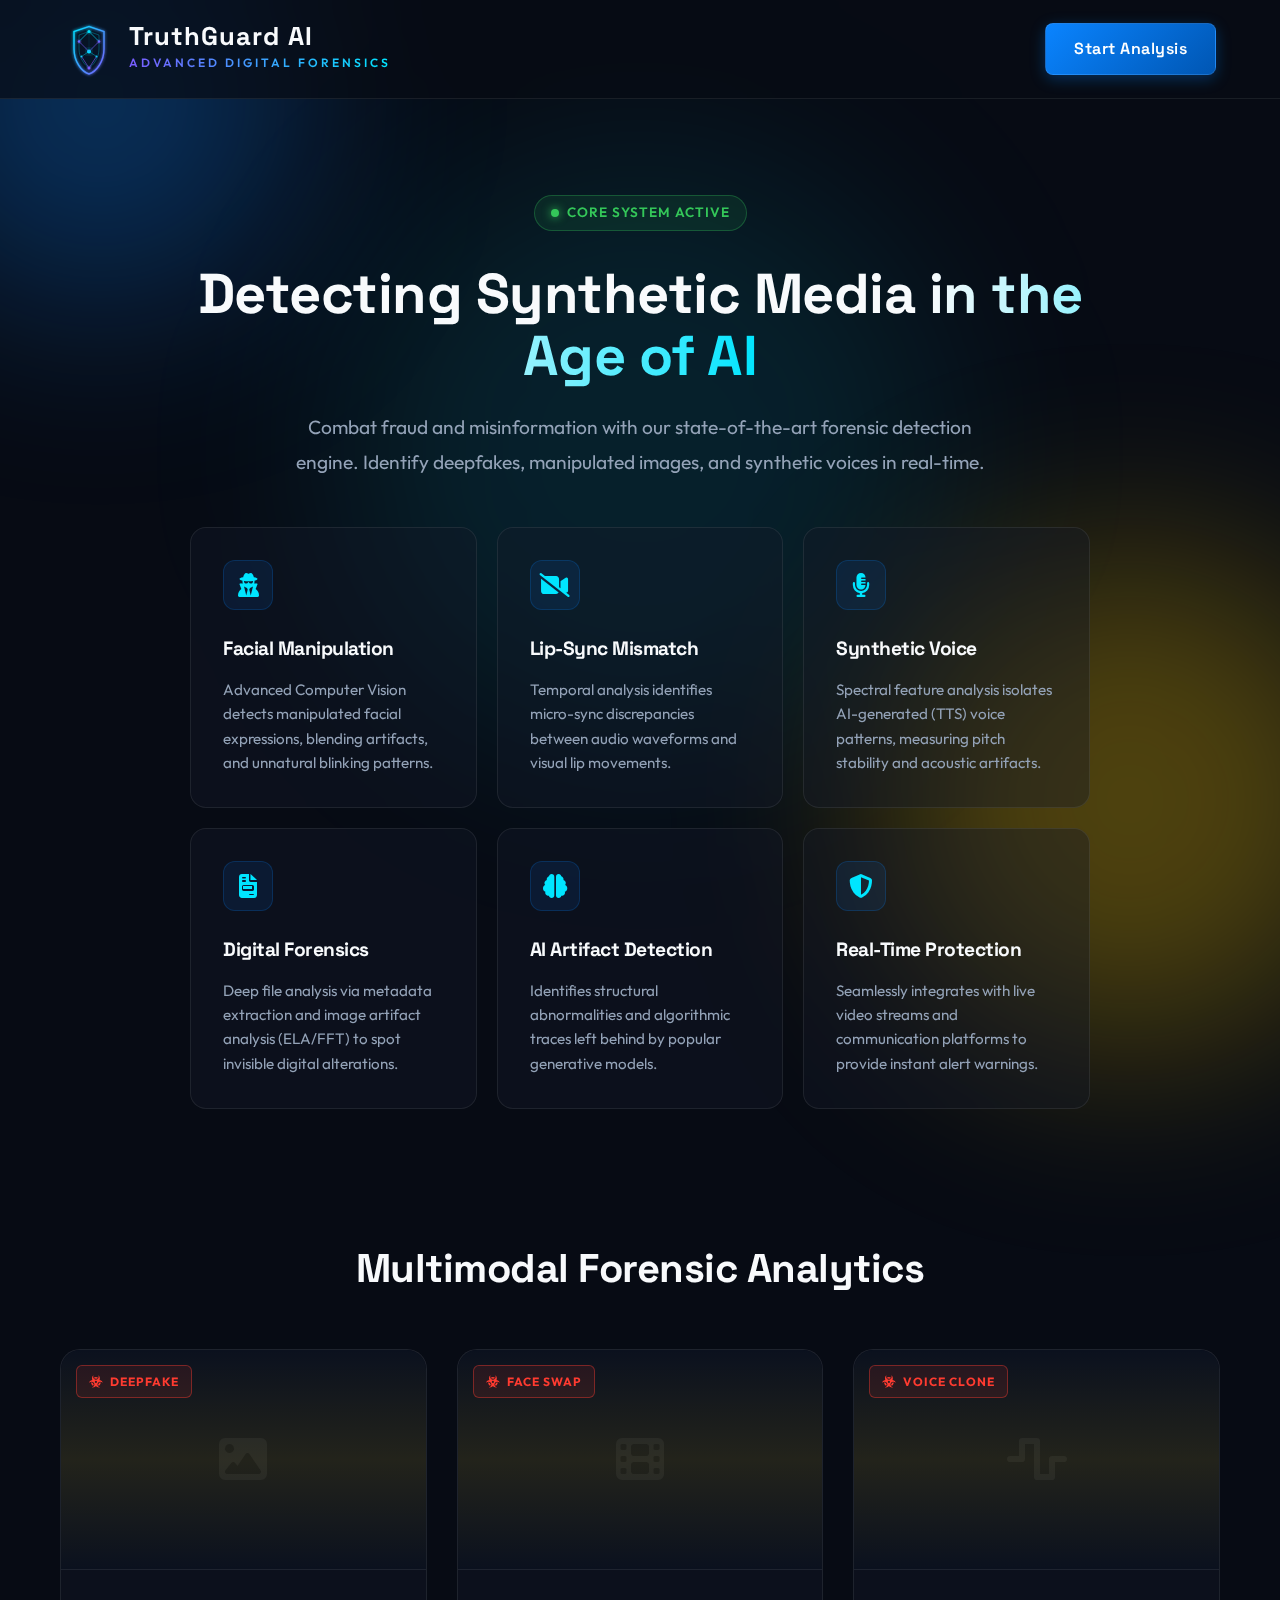
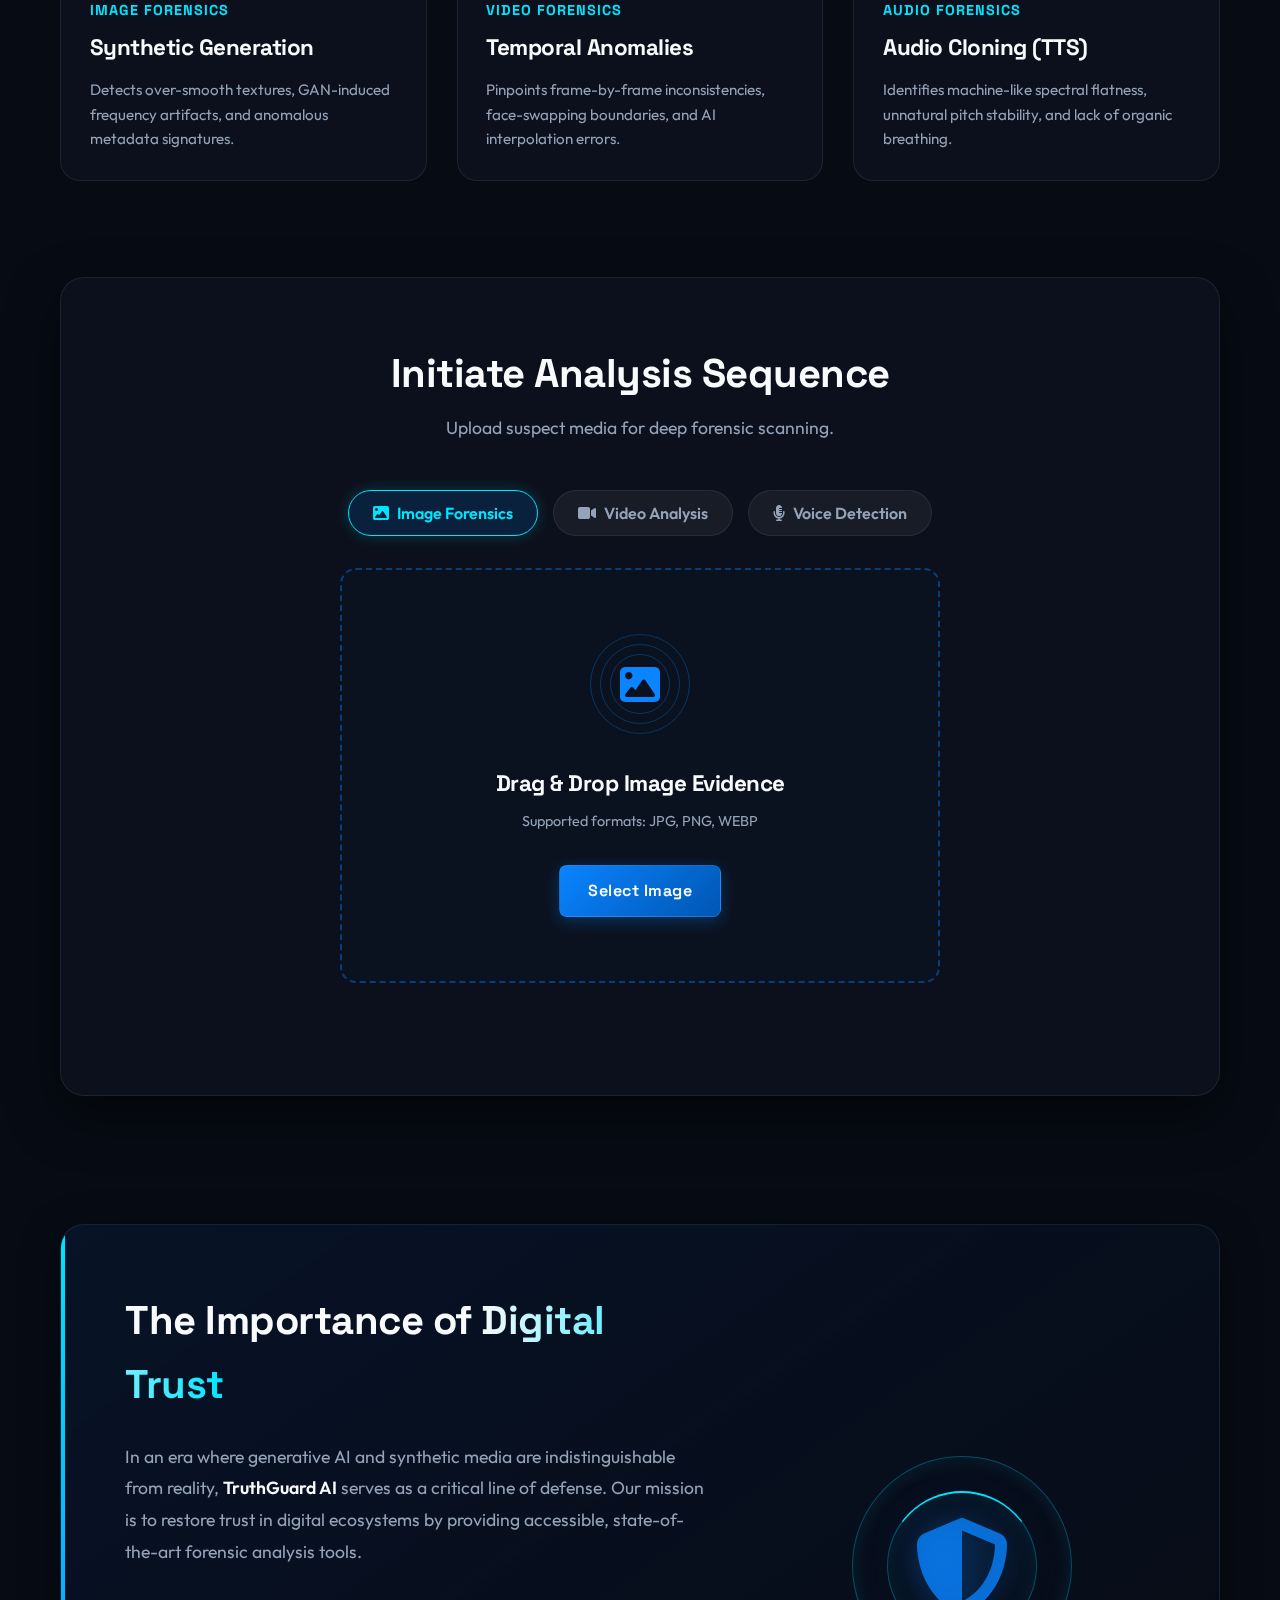
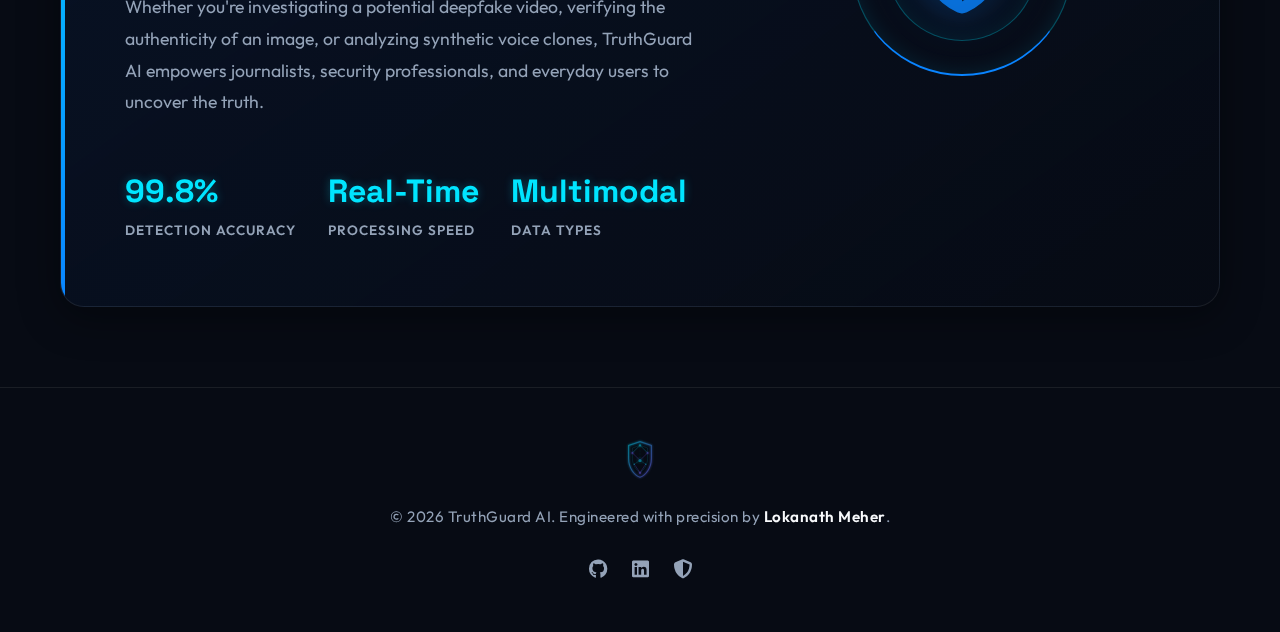
<file: frontend/index.html>
<!DOCTYPE html>
<html lang="en">

<head>
    <meta charset="UTF-8">
    <meta name="viewport" content="width=device-width, initial-scale=1.0">
    <meta name="description"
        content="TruthGuard AI - Advanced Digital Forensics for detecting synthetic media, deepfakes, and AI-generated content.">
    <meta name="keywords" content="AI, Cybersecurity, Deepfake Detection, Digital Forensics, Synthetic Media">
    <meta name="author" content="Lokanath Meher">
    <title>Threatsys | TruthGuard AI</title>
    <link rel="icon" type="image/svg+xml" href="/frontend/images/logo_concept1.svg">
    <link rel="stylesheet" href="/frontend/styles.css">
    <!-- FontAwesome for icons -->
    <link rel="stylesheet" href="https://cdnjs.cloudflare.com/ajax/libs/font-awesome/6.4.0/css/all.min.css">
</head>

<body>
    <!-- Background glowing orbs for UI depth -->
    <div class="glow-orb orb-1"></div>
    <div class="glow-orb orb-2"></div>
    <div class="glow-orb orb-3"></div>

    <header>
        <div class="brand-container">
            <img src="/frontend/images/logo_concept1.svg" alt="TruthGuard AI Logo" class="main-logo">
            <div class="brand-text">
                <h1>TruthGuard <span class="ai-glow"></span>AI</span></h1>
                <span class="cyber-tagline">Advanced Digital Forensics</span>
            </div>
        </div>
        <div class="header-right">
            <a href="#detect" class="btn-primary">Start Analysis</a>
        </div>
    </header>

    <main>
        <!-- Hero Section -->
        <section class="hero-section">
            <div class="hero-content">
                <div class="badge-new">
                    <span class="pulse-dot"></span> Core System Active
                </div>
                <h2>Detecting Synthetic Media <span class="text-gradient">in the Age of AI</span></h2>
                <p class="hero-text">
                    Combat fraud and misinformation with our state-of-the-art forensic detection engine. Identify
                    deepfakes, manipulated images, and synthetic voices in real-time.
                </p>

                <div class="method-cards">
                    <div class="method-card">
                        <div class="icon-wrapper"><i class="fas fa-user-secret"></i></div>
                        <h4>Facial Manipulation</h4>
                        <p>Advanced Computer Vision detects manipulated facial expressions, blending artifacts, and
                            unnatural blinking patterns.</p>
                    </div>
                    <div class="method-card">
                        <div class="icon-wrapper"><i class="fas fa-video-slash"></i></div>
                        <h4>Lip-Sync Mismatch</h4>
                        <p>Temporal analysis identifies micro-sync discrepancies between audio waveforms and visual lip
                            movements.</p>
                    </div>
                    <div class="method-card">
                        <div class="icon-wrapper"><i class="fas fa-microphone-lines"></i></div>
                        <h4>Synthetic Voice</h4>
                        <p>Spectral feature analysis isolates AI-generated (TTS) voice patterns, measuring pitch
                            stability and acoustic artifacts.</p>
                    </div>
                    <div class="method-card">
                        <div class="icon-wrapper"><i class="fas fa-file-invoice"></i></div>
                        <h4>Digital Forensics</h4>
                        <p>Deep file analysis via metadata extraction and image artifact analysis (ELA/FFT) to spot
                            invisible digital alterations.</p>
                    </div>
                    <div class="method-card">
                        <div class="icon-wrapper"><i class="fas fa-brain"></i></div>
                        <h4>AI Artifact Detection</h4>
                        <p>Identifies structural abnormalities and algorithmic traces left behind by popular generative
                            models.</p>
                    </div>
                    <div class="method-card">
                        <div class="icon-wrapper"><i class="fas fa-shield-alt"></i></div>
                        <h4>Real-Time Protection</h4>
                        <p>Seamlessly integrates with live video streams and communication platforms to provide instant
                            alert warnings.</p>
                    </div>
                </div>
            </div>
        </section>

        <!-- Use Cases Section -->
        <section class="showcase-section">
            <h2 class="section-title">Multimodal Forensic Analytics</h2>

            <div class="comparison-grid">
                <!-- Image Forensics -->
                <div class="media-category">
                    <div class="media-card">
                        <div class="media-viewport image-viewport">
                            <i class="fas fa-image fa-3x bg-icon"></i>
                            <span class="media-label label-fake"><i class="fas fa-biohazard"></i> Deepfake</span>
                            <div class="overlay-scan"></div>
                        </div>
                        <div class="media-info">
                            <h3>Image Forensics</h3>
                            <h4>Synthetic Generation</h4>
                            <p>Detects over-smooth textures, GAN-induced frequency artifacts, and anomalous metadata
                                signatures.</p>
                        </div>
                    </div>
                </div>

                <!-- Video Forensics -->
                <div class="media-category">
                    <div class="media-card">
                        <div class="media-viewport video-viewport">
                            <i class="fas fa-film fa-3x bg-icon"></i>
                            <span class="media-label label-fake"><i class="fas fa-biohazard"></i> Face Swap</span>
                            <div class="overlay-scan"></div>
                        </div>
                        <div class="media-info">
                            <h3>Video Forensics</h3>
                            <h4>Temporal Anomalies</h4>
                            <p>Pinpoints frame-by-frame inconsistencies, face-swapping boundaries, and AI interpolation
                                errors.</p>
                        </div>
                    </div>
                </div>

                <!-- Audio Analysis -->
                <div class="media-category">
                    <div class="media-card">
                        <div class="media-viewport audio-viewport">
                            <i class="fas fa-wave-square fa-3x bg-icon"></i>
                            <span class="media-label label-fake"><i class="fas fa-biohazard"></i> Voice Clone</span>
                            <div class="overlay-scan"></div>
                        </div>
                        <div class="media-info">
                            <h3>Audio Forensics</h3>
                            <h4>Audio Cloning (TTS)</h4>
                            <p>Identifies machine-like spectral flatness, unnatural pitch stability, and lack of organic
                                breathing.</p>
                        </div>
                    </div>
                </div>
            </div>
        </section>

        <!-- Upload Section -->
        <section class="upload-wrapper" id="detect">
            <div class="upload-header">
                <h2>Initiate Analysis Sequence</h2>
                <p>Upload suspect media for deep forensic scanning.</p>
            </div>

            <div class="analysis-tabs">
                <button class="tab-btn active" onclick="switchTab(event, 'image')"><i class="fas fa-image"></i> Image
                    Forensics</button>
                <button class="tab-btn" onclick="switchTab(event, 'video')"><i class="fas fa-video"></i> Video
                    Analysis</button>
                <button class="tab-btn" onclick="switchTab(event, 'audio')"><i class="fas fa-microphone-alt"></i> Voice
                    Detection</button>
            </div>

            <div class="tab-content">
                <!-- Image Tab -->
                <div class="tab-panel active" id="tab-image">
                    <div class="upload-area drop-area">
                        <div class="upload-circles">
                            <div class="circle c1"></div>
                            <div class="circle c2"></div>
                            <div class="circle c3"></div>
                            <i class="fas fa-image upload-icon"></i>
                        </div>
                        <h3>Drag & Drop Image Evidence</h3>
                        <p class="file-types">Supported formats: JPG, PNG, WEBP</p>
                        <label class="btn-primary pulse-btn">Select Image<input type="file" class="file-input"
                                accept="image/*" style="display:none;"></label>
                    </div>
                </div>

                <!-- Video Tab -->
                <div class="tab-panel" id="tab-video">
                    <div class="upload-area drop-area">
                        <div class="upload-circles">
                            <div class="circle c1"></div>
                            <div class="circle c2"></div>
                            <div class="circle c3"></div>
                            <i class="fas fa-video upload-icon"></i>
                        </div>
                        <h3>Drag & Drop Video Evidence</h3>
                        <p class="file-types">Supported formats: MP4, AVI, MOV</p>
                        <label class="btn-primary pulse-btn">Select Video<input type="file" class="file-input"
                                accept="video/*" style="display:none;"></label>
                    </div>

                    <div class="or-divider"><span>OR</span></div>

                    <div class="realtime-box" style="padding-bottom:15px;">
                        <h4><i class="fas fa-link"></i> Remote Link Analysis</h4>
                        <p style="color: var(--text-muted); font-size: 0.95rem; margin-bottom: 15px;">Analyze a publicly
                            accessible video URL directly from the web.</p>
                        <div style="display: flex; gap: 10px; margin-top: 10px;">
                            <input type="url" id="video-url-input" placeholder="e.g. https://example.com/video.mp4"
                                style="flex: 1; padding: 12px; border-radius: 8px; border: 1px solid var(--border-color); background: rgba(0, 0, 0, 0.2); color: white; font-family: 'Outfit', sans-serif; outline: none; transition: border-color 0.3s;"
                                onfocus="this.style.borderColor='var(--accent-cyan)'"
                                onblur="this.style.borderColor='var(--border-color)'">
                            <button class="btn-secondary" id="analyze-url-btn" style="white-space: nowrap;"><i
                                    class="fas fa-search"></i> Scan Link</button>
                        </div>
                    </div>

                    <div class="or-divider"><span>OR</span></div>

                    <div class="realtime-box">
                        <h4><i class="fas fa-video"></i> Real-Time Webcam Analysis</h4>
                        <p style="color: var(--text-muted); font-size: 0.95rem; margin-bottom: 15px;">Analyze live
                            webcam feed for visual deepfake artifacts.</p>
                        <button class="btn-secondary pulse-blue" id="start-webcam-btn"><i class="fas fa-camera"></i>
                            Start Live Webcam</button>
                        <div id="webcam-container"
                            style="width:100%; max-width: 400px; margin: 15px auto; position: relative;">
                            <div id="webcam-placeholder"
                                style="width: 100%; aspect-ratio: 4/3; border-radius: 8px; border: 1px dashed var(--border-color); background: rgba(0,0,0,0.2); display: flex; flex-direction: column; align-items: center; justify-content: center; color: var(--text-muted); transition: all 0.3s ease;">
                                <i class="fas fa-video-slash"
                                    style="font-size: 2.5rem; margin-bottom: 12px; opacity: 0.6; color: var(--accent-cyan);"></i>
                                <span style="font-size: 0.95rem; font-family: 'Outfit', sans-serif;">Live Camera Feed
                                    Will Appear Here</span>
                            </div>
                            <video id="webcam-preview" autoplay playsinline
                                style="display:none; width:100%; border-radius: 8px; border: 1px solid var(--border-color);"></video>
                        </div>
                        <canvas id="webcam-canvas" style="display:none;"></canvas>
                    </div>
                </div>

                <!-- Audio Tab -->
                <div class="tab-panel" id="tab-audio">
                    <div class="upload-area drop-area">
                        <div class="upload-circles">
                            <div class="circle c1"></div>
                            <div class="circle c2"></div>
                            <div class="circle c3"></div>
                            <i class="fas fa-wave-square upload-icon"></i>
                        </div>
                        <h3>Drag & Drop Audio Evidence</h3>
                        <p class="file-types">Supported formats: MP3, WAV, FLAC</p>
                        <label class="btn-primary pulse-btn">Select Audio<input type="file" class="file-input"
                                accept="audio/*" style="display:none;"></label>
                    </div>

                    <div class="or-divider"><span>OR</span></div>

                    <div class="realtime-box">
                        <h4><i class="fas fa-satellite-dish"></i> Real-Time Voice Detection</h4>
                        <p style="color: var(--text-muted); font-size: 0.95rem; margin-bottom: 15px;">Analyze live
                            microphone input for synthetic voice cloning.</p>
                        <button class="btn-secondary pulse-red"><i class="fas fa-microphone-lines"></i> Start Live
                            Mic</button>
                    </div>
                </div>
            </div>

            <div id="loading">
                <div class="cyber-spinner">
                    <div class="spinner-outer"></div>
                    <div class="spinner-inner"></div>
                </div>
                <p class="loading-text">Running Forensic Analysis...</p>
                <div class="progress-bar-container scan-bar">
                    <div class="progress-bar animated-bar"></div>
                </div>
            </div>

            <div id="result-section">
                <!-- Results injected via JS -->
            </div>
        </section>

        <!-- About & Awareness Section -->
        <section class="about-section">
            <div class="about-grid">
                <div class="about-text">
                    <h2 class="section-title" style="text-align: left; margin-bottom: 1.5rem;">The Importance of <span
                            class="text-gradient">Digital Trust</span></h2>
                    <p>In an era where generative AI and synthetic media are indistinguishable from reality,
                        <strong>TruthGuard AI</strong> serves as a critical line of defense. Our mission is to restore
                        trust in digital ecosystems by providing accessible, state-of-the-art forensic analysis tools.
                    </p>
                    <p>Whether you're investigating a potential deepfake video, verifying the authenticity of an image,
                        or analyzing synthetic voice clones, TruthGuard AI empowers journalists, security professionals,
                        and everyday users to uncover the truth.</p>
                    <div class="stats-container">
                        <div class="stat-box">
                            <span class="stat-number">99.8%</span>
                            <span class="stat-label">Detection Accuracy</span>
                        </div>
                        <div class="stat-box">
                            <span class="stat-number">Real-Time</span>
                            <span class="stat-label">Processing Speed</span>
                        </div>
                        <div class="stat-box">
                            <span class="stat-number">Multimodal</span>
                            <span class="stat-label">Data Types</span>
                        </div>
                    </div>
                </div>
                <div class="about-visual">
                    <div class="abstract-shield">
                        <i class="fas fa-shield-alt shield-icon"></i>
                        <div class="shield-ring r1"></div>
                        <div class="shield-ring r2"></div>
                    </div>
                </div>
            </div>
        </section>

    </main>

    <footer>
        <div class="footer-content">
            <img src="/frontend/images/logo_concept1.svg" alt="TruthGuard AI Logo" class="footer-logo">
            <p class="copyright-text">&copy; 2026 TruthGuard AI. Engineered with precision by <span
                    class="highlight-author">Lokanath Meher</span>.</p>
            <div class="social-links">
                <a href="https://github.com/lokanathmeher19" target="_blank" rel="noopener noreferrer"><i
                        class="fab fa-github"></i></a>
                <a href="https://www.linkedin.com/in/lokanath-meher-a79506353/" target="_blank"
                    rel="noopener noreferrer"><i class="fab fa-linkedin"></i></a>
                <a href="https://tryhackme.com/p/lokanathmeher19"><i class="fas fa-shield-alt"></i></a>
            </div>
        </div>
    </footer>

    <script src="/frontend/script.js?v=7.0"></script>
</body>

</html>
</file>
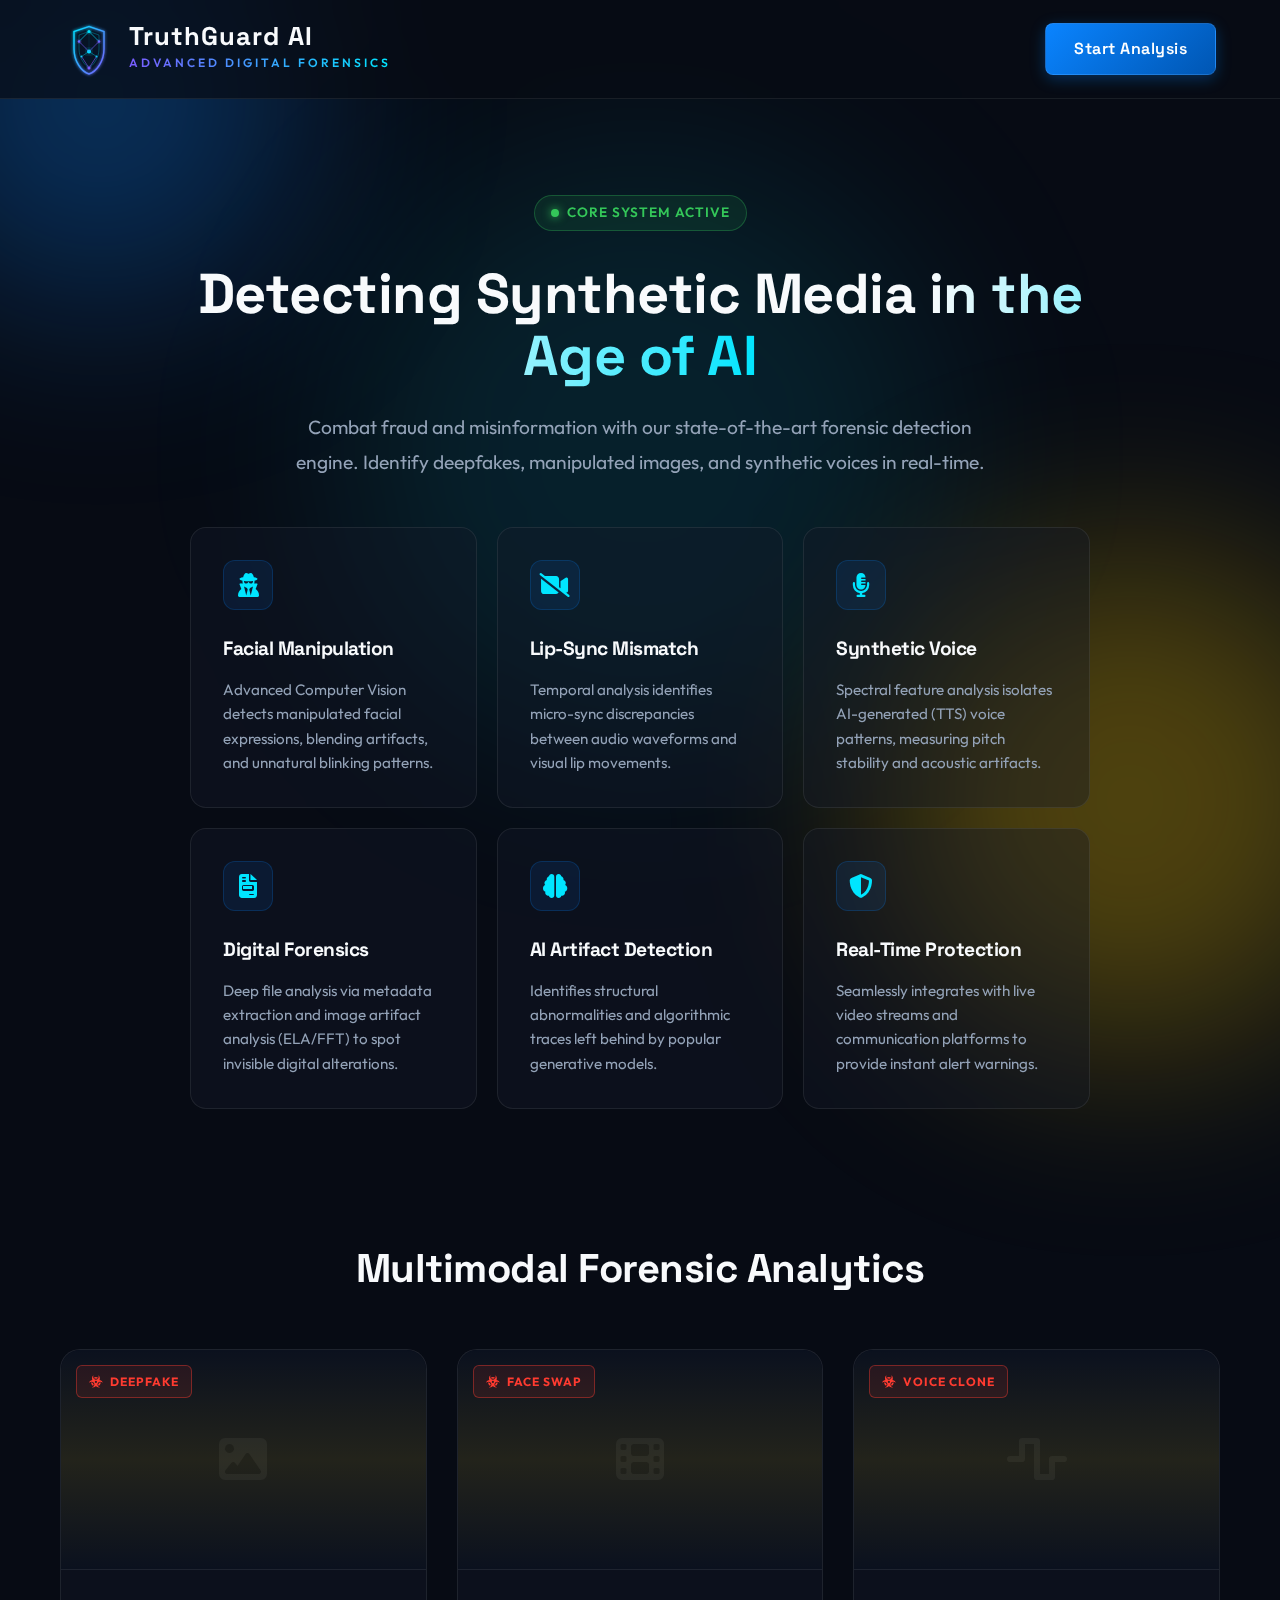
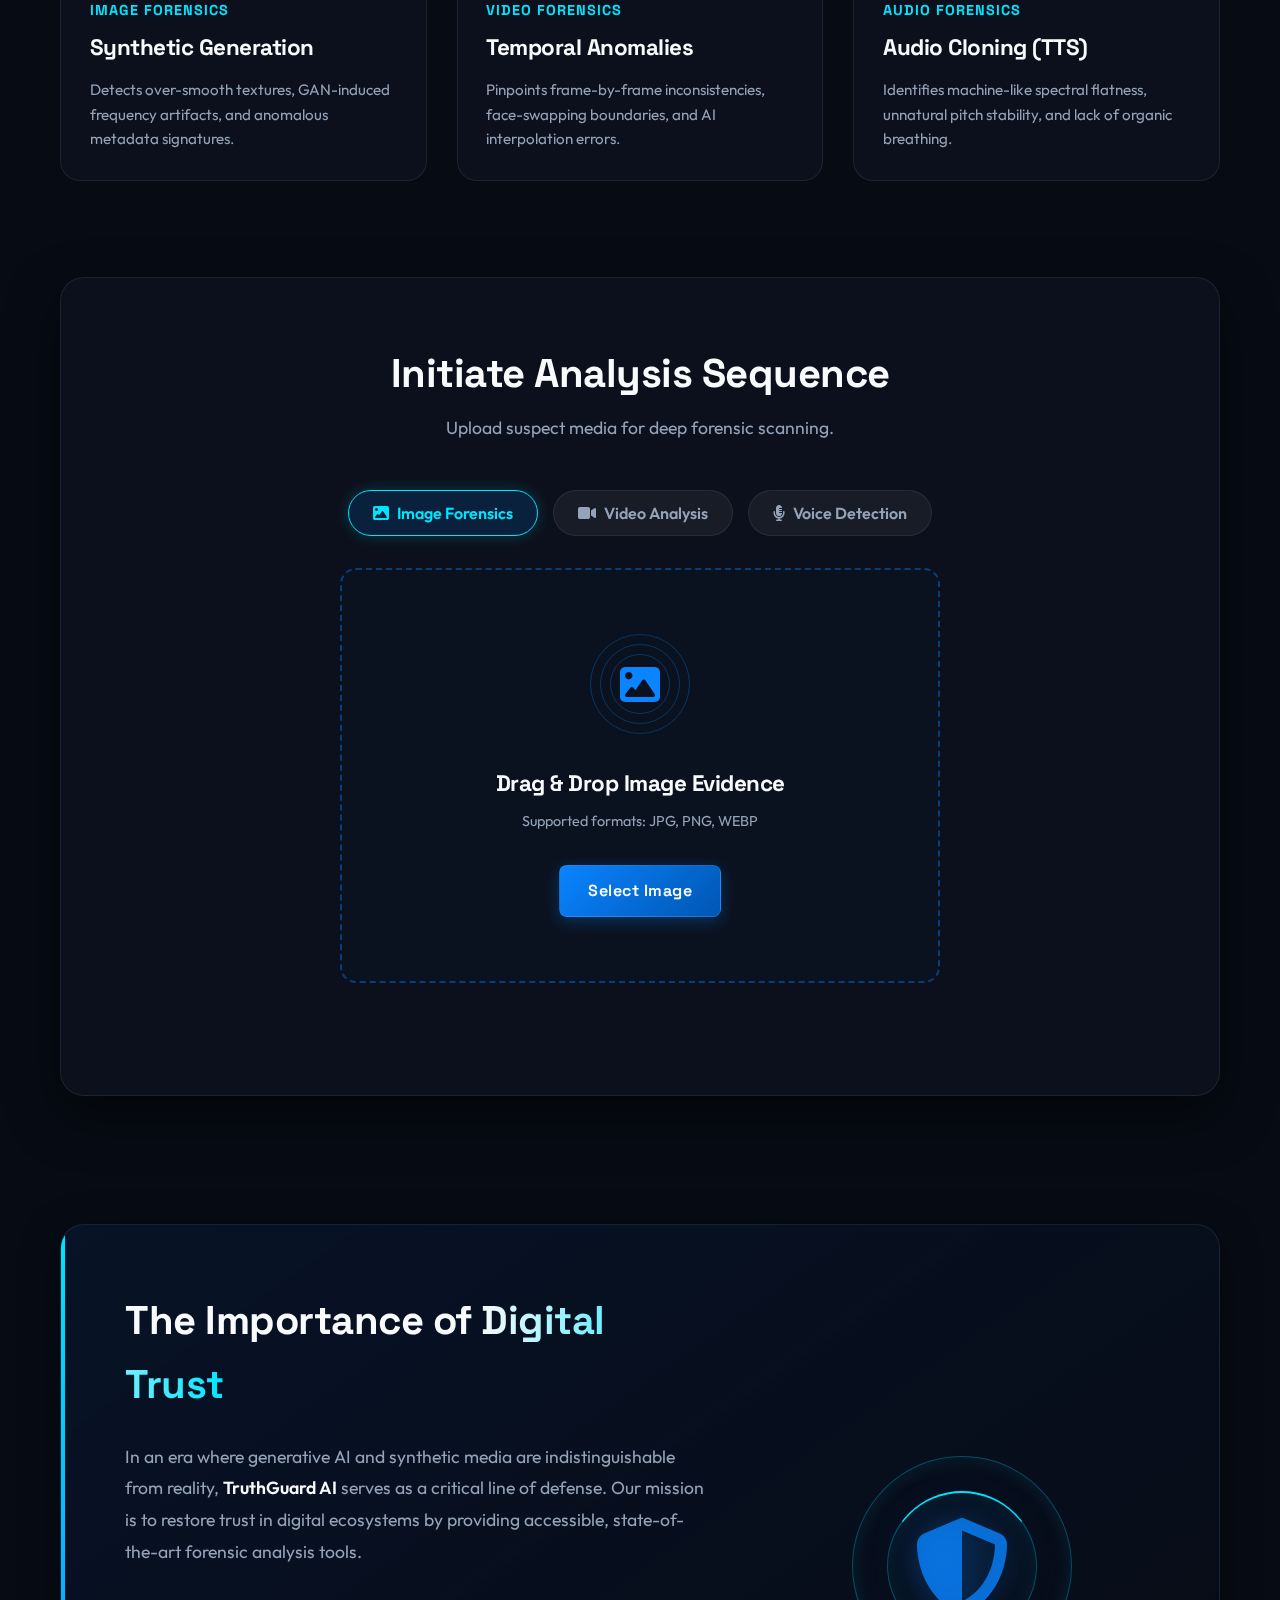
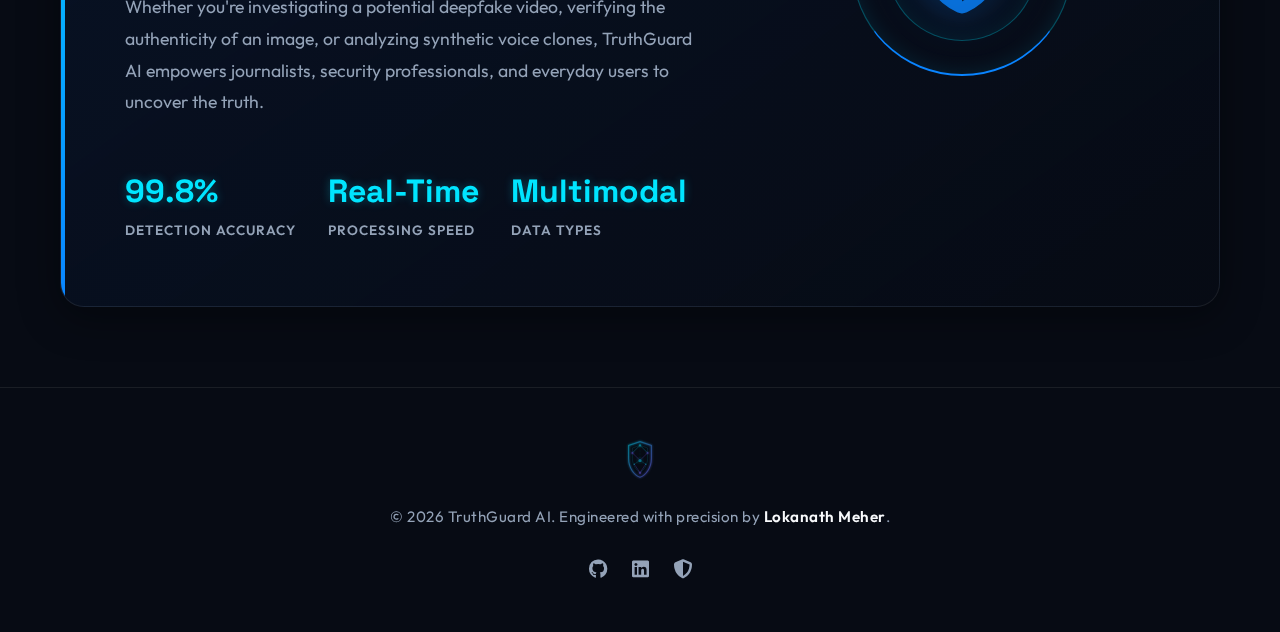
<file: static/index.html>
<!DOCTYPE html>
<html lang="en">

<head>
    <meta charset="UTF-8">
    <meta name="viewport" content="width=device-width, initial-scale=1.0">
    <meta name="description"
        content="TruthGuard AI - Advanced Digital Forensics for detecting synthetic media, deepfakes, and AI-generated content.">
    <meta name="keywords" content="AI, Cybersecurity, Deepfake Detection, Digital Forensics, Synthetic Media">
    <meta name="author" content="Lokanath Meher">
    <title>Threatsys | TruthGuard AI</title>
    <link rel="icon" type="image/svg+xml" href="/static/images/logo_concept1.svg">
    <link rel="stylesheet" href="/static/styles.css">
    <!-- FontAwesome for icons -->
    <link rel="stylesheet" href="https://cdnjs.cloudflare.com/ajax/libs/font-awesome/6.4.0/css/all.min.css">
</head>

<body>
    <!-- Background glowing orbs for UI depth -->
    <div class="glow-orb orb-1"></div>
    <div class="glow-orb orb-2"></div>
    <div class="glow-orb orb-3"></div>

    <header>
        <div class="brand-container">
            <img src="/static/images/logo_concept1.svg" alt="TruthGuard AI Logo" class="main-logo">
            <div class="brand-text">
                <h1>TruthGuard <span class="ai-glow"></span>AI</span></h1>
                <span class="cyber-tagline">Advanced Digital Forensics</span>
            </div>
        </div>
        <div class="header-right">
            <a href="#detect" class="btn-primary">Start Analysis</a>
        </div>
    </header>

    <main>
        <!-- Hero Section -->
        <section class="hero-section">
            <div class="hero-content">
                <div class="badge-new">
                    <span class="pulse-dot"></span> Core System Active
                </div>
                <h2>Detecting Synthetic Media <span class="text-gradient">in the Age of AI</span></h2>
                <p class="hero-text">
                    Combat fraud and misinformation with our state-of-the-art forensic detection engine. Identify
                    deepfakes, manipulated images, and synthetic voices in real-time.
                </p>

                <div class="method-cards">
                    <div class="method-card">
                        <div class="icon-wrapper"><i class="fas fa-user-secret"></i></div>
                        <h4>Facial Manipulation</h4>
                        <p>Advanced Computer Vision detects manipulated facial expressions, blending artifacts, and
                            unnatural blinking patterns.</p>
                    </div>
                    <div class="method-card">
                        <div class="icon-wrapper"><i class="fas fa-video-slash"></i></div>
                        <h4>Lip-Sync Mismatch</h4>
                        <p>Temporal analysis identifies micro-sync discrepancies between audio waveforms and visual lip
                            movements.</p>
                    </div>
                    <div class="method-card">
                        <div class="icon-wrapper"><i class="fas fa-microphone-lines"></i></div>
                        <h4>Synthetic Voice</h4>
                        <p>Spectral feature analysis isolates AI-generated (TTS) voice patterns, measuring pitch
                            stability and acoustic artifacts.</p>
                    </div>
                    <div class="method-card">
                        <div class="icon-wrapper"><i class="fas fa-file-invoice"></i></div>
                        <h4>Digital Forensics</h4>
                        <p>Deep file analysis via metadata extraction and image artifact analysis (ELA/FFT) to spot
                            invisible digital alterations.</p>
                    </div>
                    <div class="method-card">
                        <div class="icon-wrapper"><i class="fas fa-brain"></i></div>
                        <h4>AI Artifact Detection</h4>
                        <p>Identifies structural abnormalities and algorithmic traces left behind by popular generative
                            models.</p>
                    </div>
                    <div class="method-card">
                        <div class="icon-wrapper"><i class="fas fa-shield-alt"></i></div>
                        <h4>Real-Time Protection</h4>
                        <p>Seamlessly integrates with live video streams and communication platforms to provide instant
                            alert warnings.</p>
                    </div>
                </div>
            </div>
        </section>

        <!-- Use Cases Section -->
        <section class="showcase-section">
            <h2 class="section-title">Multimodal Forensic Analytics</h2>

            <div class="comparison-grid">
                <!-- Image Forensics -->
                <div class="media-category">
                    <div class="media-card">
                        <div class="media-viewport image-viewport">
                            <i class="fas fa-image fa-3x bg-icon"></i>
                            <span class="media-label label-fake"><i class="fas fa-biohazard"></i> Deepfake</span>
                            <div class="overlay-scan"></div>
                        </div>
                        <div class="media-info">
                            <h3>Image Forensics</h3>
                            <h4>Synthetic Generation</h4>
                            <p>Detects over-smooth textures, GAN-induced frequency artifacts, and anomalous metadata
                                signatures.</p>
                        </div>
                    </div>
                </div>

                <!-- Video Forensics -->
                <div class="media-category">
                    <div class="media-card">
                        <div class="media-viewport video-viewport">
                            <i class="fas fa-film fa-3x bg-icon"></i>
                            <span class="media-label label-fake"><i class="fas fa-biohazard"></i> Face Swap</span>
                            <div class="overlay-scan"></div>
                        </div>
                        <div class="media-info">
                            <h3>Video Forensics</h3>
                            <h4>Temporal Anomalies</h4>
                            <p>Pinpoints frame-by-frame inconsistencies, face-swapping boundaries, and AI interpolation
                                errors.</p>
                        </div>
                    </div>
                </div>

                <!-- Audio Analysis -->
                <div class="media-category">
                    <div class="media-card">
                        <div class="media-viewport audio-viewport">
                            <i class="fas fa-wave-square fa-3x bg-icon"></i>
                            <span class="media-label label-fake"><i class="fas fa-biohazard"></i> Voice Clone</span>
                            <div class="overlay-scan"></div>
                        </div>
                        <div class="media-info">
                            <h3>Audio Forensics</h3>
                            <h4>Audio Cloning (TTS)</h4>
                            <p>Identifies machine-like spectral flatness, unnatural pitch stability, and lack of organic
                                breathing.</p>
                        </div>
                    </div>
                </div>
            </div>
        </section>

        <!-- Upload Section -->
        <section class="upload-wrapper" id="detect">
            <div class="upload-header">
                <h2>Initiate Analysis Sequence</h2>
                <p>Upload suspect media for deep forensic scanning.</p>
            </div>

            <div class="analysis-tabs">
                <button class="tab-btn active" onclick="switchTab(event, 'image')"><i class="fas fa-image"></i> Image
                    Forensics</button>
                <button class="tab-btn" onclick="switchTab(event, 'video')"><i class="fas fa-video"></i> Video
                    Analysis</button>
                <button class="tab-btn" onclick="switchTab(event, 'audio')"><i class="fas fa-microphone-alt"></i> Voice
                    Detection</button>
            </div>

            <div class="tab-content">
                <!-- Image Tab -->
                <div class="tab-panel active" id="tab-image">
                    <div class="upload-area drop-area">
                        <div class="upload-circles">
                            <div class="circle c1"></div>
                            <div class="circle c2"></div>
                            <div class="circle c3"></div>
                            <i class="fas fa-image upload-icon"></i>
                        </div>
                        <h3>Drag & Drop Image Evidence</h3>
                        <p class="file-types">Supported formats: JPG, PNG, WEBP</p>
                        <label class="btn-primary pulse-btn">Select Image<input type="file" class="file-input"
                                accept="image/*" style="display:none;"></label>
                    </div>
                </div>

                <!-- Video Tab -->
                <div class="tab-panel" id="tab-video">
                    <div class="upload-area drop-area">
                        <div class="upload-circles">
                            <div class="circle c1"></div>
                            <div class="circle c2"></div>
                            <div class="circle c3"></div>
                            <i class="fas fa-video upload-icon"></i>
                        </div>
                        <h3>Drag & Drop Video Evidence</h3>
                        <p class="file-types">Supported formats: MP4, AVI, MOV</p>
                        <label class="btn-primary pulse-btn">Select Video<input type="file" class="file-input"
                                accept="video/*" style="display:none;"></label>
                    </div>

                    <div class="or-divider"><span>OR</span></div>

                    <div class="realtime-box" style="padding-bottom:15px;">
                        <h4><i class="fas fa-link"></i> Remote Link Analysis</h4>
                        <p style="color: var(--text-muted); font-size: 0.95rem; margin-bottom: 15px;">Analyze a publicly
                            accessible video URL directly from the web.</p>
                        <div style="display: flex; gap: 10px; margin-top: 10px;">
                            <input type="url" id="video-url-input" placeholder="e.g. https://example.com/video.mp4"
                                style="flex: 1; padding: 12px; border-radius: 8px; border: 1px solid var(--border-color); background: rgba(0, 0, 0, 0.2); color: white; font-family: 'Outfit', sans-serif; outline: none; transition: border-color 0.3s;"
                                onfocus="this.style.borderColor='var(--accent-cyan)'"
                                onblur="this.style.borderColor='var(--border-color)'">
                            <button class="btn-secondary" id="analyze-url-btn" style="white-space: nowrap;"><i
                                    class="fas fa-search"></i> Scan Link</button>
                        </div>
                    </div>

                    <div class="or-divider"><span>OR</span></div>

                    <div class="realtime-box">
                        <h4><i class="fas fa-video"></i> Real-Time Webcam Analysis</h4>
                        <p style="color: var(--text-muted); font-size: 0.95rem; margin-bottom: 15px;">Analyze live
                            webcam feed for visual deepfake artifacts.</p>
                        <button class="btn-secondary pulse-blue" id="start-webcam-btn"><i class="fas fa-camera"></i>
                            Start Live Webcam</button>
                        <div id="webcam-container"
                            style="width:100%; max-width: 400px; margin: 15px auto; position: relative;">
                            <div id="webcam-placeholder"
                                style="width: 100%; aspect-ratio: 4/3; border-radius: 8px; border: 1px dashed var(--border-color); background: rgba(0,0,0,0.2); display: flex; flex-direction: column; align-items: center; justify-content: center; color: var(--text-muted); transition: all 0.3s ease;">
                                <i class="fas fa-video-slash"
                                    style="font-size: 2.5rem; margin-bottom: 12px; opacity: 0.6; color: var(--accent-cyan);"></i>
                                <span style="font-size: 0.95rem; font-family: 'Outfit', sans-serif;">Live Camera Feed
                                    Will Appear Here</span>
                            </div>
                            <video id="webcam-preview" autoplay playsinline
                                style="display:none; width:100%; border-radius: 8px; border: 1px solid var(--border-color);"></video>
                        </div>
                        <canvas id="webcam-canvas" style="display:none;"></canvas>
                    </div>
                </div>

                <!-- Audio Tab -->
                <div class="tab-panel" id="tab-audio">
                    <div class="upload-area drop-area">
                        <div class="upload-circles">
                            <div class="circle c1"></div>
                            <div class="circle c2"></div>
                            <div class="circle c3"></div>
                            <i class="fas fa-wave-square upload-icon"></i>
                        </div>
                        <h3>Drag & Drop Audio Evidence</h3>
                        <p class="file-types">Supported formats: MP3, WAV, FLAC</p>
                        <label class="btn-primary pulse-btn">Select Audio<input type="file" class="file-input"
                                accept="audio/*" style="display:none;"></label>
                    </div>

                    <div class="or-divider"><span>OR</span></div>

                    <div class="realtime-box">
                        <h4><i class="fas fa-satellite-dish"></i> Real-Time Voice Detection</h4>
                        <p style="color: var(--text-muted); font-size: 0.95rem; margin-bottom: 15px;">Analyze live
                            microphone input for synthetic voice cloning.</p>
                        <button class="btn-secondary pulse-red"><i class="fas fa-microphone-lines"></i> Start Live
                            Mic</button>
                    </div>
                </div>
            </div>

            <div id="loading">
                <div class="cyber-spinner">
                    <div class="spinner-outer"></div>
                    <div class="spinner-inner"></div>
                </div>
                <p class="loading-text">Running Forensic Analysis...</p>
                <div class="progress-bar-container scan-bar">
                    <div class="progress-bar animated-bar"></div>
                </div>
            </div>

            <div id="result-section">
                <!-- Results injected via JS -->
            </div>
        </section>

        <!-- About & Awareness Section -->
        <section class="about-section">
            <div class="about-grid">
                <div class="about-text">
                    <h2 class="section-title" style="text-align: left; margin-bottom: 1.5rem;">The Importance of <span
                            class="text-gradient">Digital Trust</span></h2>
                    <p>In an era where generative AI and synthetic media are indistinguishable from reality,
                        <strong>TruthGuard AI</strong> serves as a critical line of defense. Our mission is to restore
                        trust in digital ecosystems by providing accessible, state-of-the-art forensic analysis tools.
                    </p>
                    <p>Whether you're investigating a potential deepfake video, verifying the authenticity of an image,
                        or analyzing synthetic voice clones, TruthGuard AI empowers journalists, security professionals,
                        and everyday users to uncover the truth.</p>
                    <div class="stats-container">
                        <div class="stat-box">
                            <span class="stat-number">99.8%</span>
                            <span class="stat-label">Detection Accuracy</span>
                        </div>
                        <div class="stat-box">
                            <span class="stat-number">Real-Time</span>
                            <span class="stat-label">Processing Speed</span>
                        </div>
                        <div class="stat-box">
                            <span class="stat-number">Multimodal</span>
                            <span class="stat-label">Data Types</span>
                        </div>
                    </div>
                </div>
                <div class="about-visual">
                    <div class="abstract-shield">
                        <i class="fas fa-shield-alt shield-icon"></i>
                        <div class="shield-ring r1"></div>
                        <div class="shield-ring r2"></div>
                    </div>
                </div>
            </div>
        </section>

    </main>

    <footer>
        <div class="footer-content">
            <img src="/static/images/logo_concept1.svg" alt="TruthGuard AI Logo" class="footer-logo">
            <p class="copyright-text">&copy; 2026 TruthGuard AI. Engineered with precision by <span
                    class="highlight-author">Lokanath Meher</span>.</p>
            <div class="social-links">
                <a href="https://github.com/lokanathmeher19" target="_blank" rel="noopener noreferrer"><i
                        class="fab fa-github"></i></a>
                <a href="https://www.linkedin.com/in/lokanath-meher-a79506353/" target="_blank"
                    rel="noopener noreferrer"><i class="fab fa-linkedin"></i></a>
                <a href="#"><i class="fas fa-shield-alt"></i></a>
            </div>
        </div>
    </footer>

    <script src="/static/script.js?v=1.5"></script>
</body>

</html>
</file>
<file: frontend/styles.css>
/* Google Fonts */
@import url('https://fonts.googleapis.com/css2?family=Outfit:wght@300;400;500;600;700&family=Space+Grotesk:wght@400;500;600;700&display=swap');

:root {
    /* Premium Dark Theme */
    --bg-dark: #070B14;
    --bg-surface: rgba(20, 25, 40, 0.4);
    --bg-surface-hover: rgba(30, 38, 55, 0.6);
    --border-color: rgba(255, 255, 255, 0.08);
    --border-highlight: rgba(255, 255, 255, 0.15);

    /* Brand accents */
    --accent-yellow: #F4C300;
    --accent-yellow-glow: rgba(244, 195, 0, 0.3);
    --accent-blue: #0A84FF;
    --accent-blue-glow: rgba(10, 132, 255, 0.3);
    --accent-cyan: #00E5FF;

    /* Text */
    --text-main: #F8FAFC;
    --text-muted: #94A3B8;

    /* Functional Colors */
    --danger: #FF3B30;
    --success: #34C759;
    --warning: #FFCC00;
}

* {
    margin: 0;
    padding: 0;
    box-sizing: border-box;
}

body {
    font-family: 'Outfit', sans-serif;
    background-color: var(--bg-dark);
    color: var(--text-main);
    line-height: 1.6;
    overflow-x: hidden;
    position: relative;
    min-height: 100vh;
}

h1,
h2,
h3,
h4,
.brand-text h1 {
    font-family: 'Space Grotesk', sans-serif;
    letter-spacing: -0.5px;
}

/* Background Glowing Orbs */
.glow-orb {
    position: fixed;
    border-radius: 50%;
    filter: blur(100px);
    z-index: -1;
    pointer-events: none;
}

.orb-1 {
    top: -100px;
    left: -100px;
    width: 400px;
    height: 400px;
    background: var(--accent-blue-glow);
    animation: float 10s ease-in-out infinite;
}

.orb-2 {
    bottom: -150px;
    right: -100px;
    width: 500px;
    height: 500px;
    background: var(--accent-yellow-glow);
    animation: float 15s ease-in-out infinite reverse;
}

.orb-3 {
    top: 50%;
    left: 50%;
    transform: translate(-50%, -50%);
    width: 600px;
    height: 600px;
    background: rgba(0, 229, 255, 0.1);
    animation: pulse 8s ease-in-out infinite;
}

@keyframes float {

    0%,
    100% {
        transform: translateY(0) scale(1);
    }

    50% {
        transform: translateY(-30px) scale(1.05);
    }
}

@keyframes pulse {

    0%,
    100% {
        opacity: 0.5;
        transform: translate(-50%, -50%) scale(1);
    }

    50% {
        opacity: 0.8;
        transform: translate(-50%, -50%) scale(1.1);
    }
}

/* Header */
header {
    display: flex;
    justify-content: space-between;
    align-items: center;
    padding: 1.2rem 5%;
    background: rgba(7, 11, 20, 0.7);
    -webkit-backdrop-filter: blur(15px);
    backdrop-filter: blur(15px);
    position: sticky;
    top: 0;
    z-index: 1000;
    border-bottom: 1px solid var(--border-color);
}

.brand-container {
    display: flex;
    align-items: center;
    gap: 15px;
}

.main-logo {
    height: 60px;
    width: auto;
}

.brand-text h1 {
    font-size: 1.6rem;
    font-weight: 800;
    color: var(--text-main);
    line-height: 1;
    letter-spacing: 1px;
}

.ai-glow {
    color: var(--accent-cyan);
    text-shadow: 0 0 12px rgba(0, 229, 255, 0.6);
}

.cyber-tagline {
    font-size: 0.75rem;
    background: linear-gradient(90deg, #7A5CFF, var(--accent-cyan));
    -webkit-background-clip: text;
    -webkit-text-fill-color: transparent;
    background-clip: text;
    /* IDE Linting fix */
    text-transform: uppercase;
    letter-spacing: 3px;
    font-weight: 600;
    margin-top: 2px;
    display: inline-block;
}

.btn-primary {
    display: inline-block;
    background: linear-gradient(135deg, var(--accent-blue), #0056b3);
    color: #fff;
    padding: 12px 28px;
    border-radius: 8px;
    font-weight: 600;
    text-decoration: none;
    transition: all 0.3s ease;
    border: 1px solid rgba(255, 255, 255, 0.1);
    box-shadow: 0 4px 15px rgba(10, 132, 255, 0.3);
    cursor: pointer;
    font-family: 'Space Grotesk', sans-serif;
    letter-spacing: 0.5px;
}

.btn-primary:hover {
    transform: translateY(-2px);
    box-shadow: 0 8px 25px rgba(10, 132, 255, 0.5);
    background: linear-gradient(135deg, #0A84FF, var(--accent-cyan));
}

/* Main Content */
main {
    max-width: 1200px;
    margin: 4rem auto;
    padding: 0 20px;
}

/* Hero Section */
.hero-section {
    text-align: center;
    margin-bottom: 6rem;
    position: relative;
    padding: 2rem 0;
}

.hero-content {
    max-width: 900px;
    margin: 0 auto;
}

.badge-new {
    display: inline-flex;
    align-items: center;
    gap: 8px;
    background: rgba(52, 199, 89, 0.1);
    border: 1px solid rgba(52, 199, 89, 0.3);
    color: var(--success);
    padding: 6px 16px;
    border-radius: 20px;
    font-size: 0.85rem;
    font-weight: 600;
    margin-bottom: 2rem;
    text-transform: uppercase;
    letter-spacing: 1px;
}

.pulse-dot {
    width: 8px;
    height: 8px;
    background: var(--success);
    border-radius: 50%;
    box-shadow: 0 0 10px var(--success);
    animation: pulse-dot 1.5s infinite;
}

@keyframes pulse-dot {
    0% {
        transform: scale(0.95);
        box-shadow: 0 0 0 0 rgba(52, 199, 89, 0.7);
    }

    70% {
        transform: scale(1);
        box-shadow: 0 0 0 6px rgba(52, 199, 89, 0);
    }

    100% {
        transform: scale(0.95);
        box-shadow: 0 0 0 0 rgba(52, 199, 89, 0);
    }
}

.hero-section h2 {
    font-size: 3.5rem;
    line-height: 1.1;
    margin-bottom: 1.5rem;
    color: var(--text-main);
}

.text-gradient {
    background: linear-gradient(to right, var(--text-main), var(--accent-cyan));
    -webkit-background-clip: text;
    background-clip: text;
    -webkit-text-fill-color: transparent;
}

.hero-text {
    font-size: 1.2rem;
    color: var(--text-muted);
    max-width: 700px;
    margin: 0 auto 3rem auto;
    line-height: 1.8;
}

.method-cards {
    display: grid;
    grid-template-columns: repeat(auto-fit, minmax(220px, 1fr));
    gap: 20px;
    text-align: left;
}

.method-card {
    background: var(--bg-surface);
    border: 1px solid var(--border-color);
    padding: 2rem;
    border-radius: 16px;
    -webkit-backdrop-filter: blur(10px);
    backdrop-filter: blur(10px);
    transition: all 0.4s ease;
}

.method-card:hover {
    transform: translateY(-5px);
    background: var(--bg-surface-hover);
    border-color: var(--border-highlight);
    box-shadow: 0 10px 30px rgba(0, 0, 0, 0.5);
}

.method-card .icon-wrapper {
    width: 50px;
    height: 50px;
    background: rgba(10, 132, 255, 0.1);
    border-radius: 12px;
    display: flex;
    align-items: center;
    justify-content: center;
    margin-bottom: 1.5rem;
    border: 1px solid rgba(10, 132, 255, 0.2);
}

.method-card .icon-wrapper i {
    font-size: 1.5rem;
    color: var(--accent-cyan);
}

.method-card h4 {
    font-size: 1.2rem;
    color: var(--text-main);
    margin-bottom: 0.8rem;
}

.method-card p {
    font-size: 0.95rem;
    color: var(--text-muted);
}

/* Showcase / Capabilities Section */
.showcase-section {
    margin-bottom: 6rem;
}

.section-title {
    font-size: 2.5rem;
    text-align: center;
    margin-bottom: 3rem;
    color: var(--text-main);
}

.comparison-grid {
    display: grid;
    grid-template-columns: repeat(auto-fit, minmax(320px, 1fr));
    gap: 30px;
}

.media-card {
    background: var(--bg-surface);
    border: 1px solid var(--border-color);
    border-radius: 20px;
    overflow: hidden;
    -webkit-backdrop-filter: blur(10px);
    backdrop-filter: blur(10px);
    transition: all 0.4s ease;
}

.media-card:hover {
    transform: translateY(-5px);
    border-color: var(--border-highlight);
    box-shadow: 0 15px 40px rgba(0, 0, 0, 0.6);
}

.media-viewport {
    height: 220px;
    background: #0B111E;
    position: relative;
    display: flex;
    align-items: center;
    justify-content: center;
    overflow: hidden;
    border-bottom: 1px solid var(--border-color);
}

.overlay-scan {
    position: absolute;
    top: 0;
    left: 0;
    width: 100%;
    height: 100%;
    background: linear-gradient(to bottom, transparent, rgba(244, 195, 0, 0.1) 50%, transparent);
    animation: scan 3s linear infinite;
    pointer-events: none;
}

@keyframes scan {
    0% {
        transform: translateY(-100%);
    }

    100% {
        transform: translateY(100%);
    }
}

.bg-icon {
    font-size: 5rem;
    color: rgba(255, 255, 255, 0.05);
}

.media-label {
    position: absolute;
    top: 15px;
    left: 15px;
    background: rgba(255, 59, 48, 0.1);
    border: 1px solid rgba(255, 59, 48, 0.4);
    color: var(--danger);
    padding: 6px 12px;
    border-radius: 6px;
    font-size: 0.75rem;
    font-weight: 700;
    text-transform: uppercase;
    letter-spacing: 1px;
    display: flex;
    align-items: center;
    gap: 6px;
    z-index: 2;
}

.media-info {
    padding: 1.8rem;
}

.media-info h3 {
    font-size: 0.9rem;
    color: var(--accent-cyan);
    text-transform: uppercase;
    letter-spacing: 1px;
    margin-bottom: 0.5rem;
}

.media-info h4 {
    font-size: 1.4rem;
    margin-bottom: 0.8rem;
    color: var(--text-main);
}

.media-info p {
    color: var(--text-muted);
    font-size: 0.95rem;
}

/* Upload Section */
.upload-wrapper {
    background: var(--bg-surface);
    border: 1px solid var(--border-color);
    border-radius: 24px;
    padding: 4rem 2rem;
    text-align: center;
    -webkit-backdrop-filter: blur(10px);
    backdrop-filter: blur(10px);
    position: relative;
    overflow: hidden;
    box-shadow: 0 20px 50px rgba(0, 0, 0, 0.5);
}

.upload-header h2 {
    font-size: 2.5rem;
    margin-bottom: 0.5rem;
}

.upload-header p {
    color: var(--text-muted);
    margin-bottom: 3rem;
    font-size: 1.1rem;
}

.upload-area {
    border: 2px dashed rgba(10, 132, 255, 0.4);
    border-radius: 16px;
    padding: 4rem 2rem;
    background: rgba(10, 132, 255, 0.02);
    transition: all 0.3s ease;
    cursor: pointer;
    position: relative;
    max-width: 600px;
    margin: 0 auto;
}

.upload-area.highlight {
    background: rgba(10, 132, 255, 0.08);
    border-color: var(--accent-cyan);
}

.upload-area:hover {
    border-color: var(--accent-blue);
    background: rgba(10, 132, 255, 0.05);
}

.upload-circles {
    position: relative;
    width: 100px;
    height: 100px;
    margin: 0 auto 2rem auto;
    display: flex;
    align-items: center;
    justify-content: center;
}

.circle {
    position: absolute;
    border-radius: 50%;
    border: 1px solid rgba(10, 132, 255, 0.3);
}

.c1 {
    width: 60px;
    height: 60px;
    animation: pulse 2s infinite;
}

.c2 {
    width: 80px;
    height: 80px;
    animation: pulse 2s infinite 0.3s;
}

.c3 {
    width: 100px;
    height: 100px;
    animation: pulse 2s infinite 0.6s;
}

.upload-icon {
    font-size: 2.5rem;
    color: var(--accent-blue);
    z-index: 2;
}

.upload-area h3 {
    font-size: 1.4rem;
    color: var(--text-main);
    margin-bottom: 0.5rem;
}

.file-types {
    color: var(--text-muted);
    font-size: 0.9rem;
    margin-bottom: 2rem;
}

input[type="file"] {
    display: none;
}

.pulse-btn {
    animation: shadow-pulse 2s infinite;
}

@keyframes shadow-pulse {
    0% {
        box-shadow: 0 0 0 0 rgba(10, 132, 255, 0.5);
    }

    70% {
        box-shadow: 0 0 0 15px rgba(10, 132, 255, 0);
    }

    100% {
        box-shadow: 0 0 0 0 rgba(10, 132, 255, 0);
    }
}

/* Loader */
#loading {
    display: none;
    margin-top: 3rem;
}

.cyber-spinner {
    position: relative;
    width: 60px;
    height: 60px;
    margin: 0 auto 1rem auto;
}

.spinner-outer {
    position: absolute;
    width: 100%;
    height: 100%;
    border: 3px solid transparent;
    border-top-color: var(--accent-blue);
    border-bottom-color: var(--accent-cyan);
    border-radius: 50%;
    animation: spin 1.5s linear infinite;
}

.spinner-inner {
    position: absolute;
    top: 10px;
    left: 10px;
    width: calc(100% - 20px);
    height: calc(100% - 20px);
    border: 3px solid transparent;
    border-left-color: var(--accent-yellow);
    border-right-color: var(--accent-yellow);
    border-radius: 50%;
    animation: spin 1s linear infinite reverse;
}

@keyframes spin {
    100% {
        transform: rotate(360deg);
    }
}

.loading-text {
    font-family: 'Space Grotesk', sans-serif;
    color: var(--accent-cyan);
    letter-spacing: 2px;
    text-transform: uppercase;
    font-size: 0.9rem;
    margin-bottom: 1rem;
    animation: blink 1.5s infinite;
}

@keyframes blink {

    0%,
    100% {
        opacity: 1;
    }

    50% {
        opacity: 0.5;
    }
}

.scan-bar {
    width: 200px;
    height: 4px;
    background: rgba(255, 255, 255, 0.1);
    margin: 0 auto;
    border-radius: 2px;
    overflow: hidden;
    position: relative;
}

.animated-bar {
    width: 50%;
    height: 100%;
    background: var(--accent-cyan);
    position: absolute;
    left: -50%;
    animation: scanBar 2s ease-in-out infinite;
    box-shadow: 0 0 10px var(--accent-cyan);
}

@keyframes scanBar {
    100% {
        left: 100%;
    }
}

/* Terminal Console Styles */
.terminal-container {
    background: #0B111E;
    border: 1px solid var(--border-color);
    border-radius: 12px;
    width: 100%;
    max-width: 650px;
    margin: 20px auto 0;
    overflow: hidden;
    box-shadow: 0 10px 30px rgba(0, 0, 0, 0.6);
    text-align: left;
}

.terminal-header {
    background: #1A2235;
    padding: 10px 15px;
    display: flex;
    align-items: center;
    border-bottom: 1px solid var(--border-color);
}

.terminal-header .dot {
    width: 12px;
    height: 12px;
    border-radius: 50%;
    margin-right: 8px;
}

.dot.red {
    background: #FF3B30;
}

.dot.yellow {
    background: #FFCC00;
}

.dot.green {
    background: #34C759;
}

.terminal-title {
    margin-left: auto;
    margin-right: auto;
    color: var(--text-muted);
    font-size: 0.8rem;
    font-family: 'Space Grotesk', monospace;
    letter-spacing: 1px;
}

.terminal-body {
    padding: 20px;
    font-family: 'Courier New', Courier, monospace;
    font-size: 0.9rem;
    color: #00E5FF;
    height: 180px;
    overflow-y: auto;
    text-shadow: 0 0 5px rgba(0, 229, 255, 0.4);
}

.terminal-line {
    margin-bottom: 6px;
    opacity: 0;
    transform: translateY(10px);
    animation: terminalFadeIn 0.3s forwards;
}

.terminal-line .cmd-prompt {
    color: #34C759;
}

@keyframes terminalFadeIn {
    to {
        opacity: 1;
        transform: translateY(0);
    }
}

/* Results Section will be dynamic but set some generic styles here */
#result-section {
    text-align: left;
    margin-top: 3rem;
}

/* Visual Divider for OR */
.or-divider {
    text-align: center;
    margin: 30px 0;
    position: relative;
}

.or-divider::before {
    content: '';
    position: absolute;
    top: 50%;
    left: 10%;
    right: 10%;
    height: 1px;
    background: rgba(10, 132, 255, 0.2);
    z-index: 1;
}

.or-divider span {
    background: #040812;
    /* Matches deep space background */
    padding: 5px 15px;
    color: var(--text-muted);
    font-size: 0.9rem;
    font-family: 'Space Grotesk', sans-serif;
    letter-spacing: 2px;
    position: relative;
    z-index: 2;
    border-radius: 20px;
    border: 1px solid rgba(10, 132, 255, 0.2);
}

/* About/Awareness Section */
.about-section {
    margin-top: 8rem;
    margin-bottom: 4rem;
    padding: 4rem;
    background: linear-gradient(145deg, rgba(10, 31, 68, 0.4), rgba(7, 11, 20, 0.8));
    border: 1px solid var(--border-color);
    border-radius: 24px;
    -webkit-backdrop-filter: blur(15px);
    backdrop-filter: blur(15px);
    box-shadow: 0 10px 40px rgba(0, 0, 0, 0.4);
    position: relative;
    overflow: hidden;
}

.about-section::before {
    content: '';
    position: absolute;
    top: 0;
    left: 0;
    width: 4px;
    height: 100%;
    background: linear-gradient(to bottom, var(--accent-cyan), var(--accent-blue));
}

.about-grid {
    display: grid;
    grid-template-columns: 1.2fr 0.8fr;
    gap: 4rem;
    align-items: center;
}

.about-text p {
    font-size: 1.1rem;
    color: var(--text-muted);
    margin-bottom: 1.5rem;
    line-height: 1.8;
}

.about-text strong {
    color: var(--text-main);
    font-weight: 600;
}

.stats-container {
    display: flex;
    gap: 2rem;
    margin-top: 3rem;
}

.stat-box {
    display: flex;
    flex-direction: column;
}

.stat-number {
    font-size: 2rem;
    font-weight: 800;
    font-family: 'Space Grotesk', sans-serif;
    color: var(--accent-cyan);
    margin-bottom: 0.2rem;
    text-shadow: 0 0 10px rgba(0, 229, 255, 0.3);
}

.stat-label {
    font-size: 0.85rem;
    color: var(--text-muted);
    text-transform: uppercase;
    letter-spacing: 1px;
    font-weight: 600;
}

.about-visual {
    display: flex;
    justify-content: center;
    align-items: center;
}

.abstract-shield {
    position: relative;
    width: 250px;
    height: 250px;
    display: flex;
    justify-content: center;
    align-items: center;
}

.shield-icon {
    font-size: 6rem;
    color: rgba(10, 132, 255, 0.8);
    filter: drop-shadow(0 0 20px rgba(10, 132, 255, 0.5));
    z-index: 2;
}

.shield-ring {
    position: absolute;
    border-radius: 50%;
    border: 1px solid rgba(0, 229, 255, 0.3);
    top: 50%;
    left: 50%;
    transform: translate(-50%, -50%);
    box-shadow: inset 0 0 20px rgba(0, 229, 255, 0.1);
}

.shield-ring.r1 {
    width: 150px;
    height: 150px;
    animation: rotateRing 15s linear infinite;
    border-top: 2px solid var(--accent-cyan);
}

.shield-ring.r2 {
    width: 220px;
    height: 220px;
    animation: rotateRing 20s linear infinite reverse;
    border-bottom: 2px solid var(--accent-blue);
}

@keyframes rotateRing {
    100% {
        transform: translate(-50%, -50%) rotate(360deg);
    }
}

/* Footer */
footer {
    border-top: 1px solid var(--border-color);
    padding: 3rem 0;
    margin-top: 5rem;
    background: rgba(7, 11, 20, 0.8);
    -webkit-backdrop-filter: blur(10px);
    backdrop-filter: blur(10px);
}

.footer-content {
    max-width: 1200px;
    margin: 0 auto;
    display: flex;
    flex-direction: column;
    align-items: center;
    gap: 1.5rem;
    text-align: center;
}

.footer-logo {
    height: 45px;
    opacity: 0.5;
    transition: opacity 0.3s;
}

.footer-logo:hover {
    opacity: 1;
}

footer p.copyright-text {
    color: var(--text-muted);
    font-size: 0.95rem;
    letter-spacing: 0.5px;
    font-family: 'Outfit', sans-serif;
}

.highlight-author {
    color: var(--text-main);
    font-weight: 600;
    transition: color 0.3s ease;
}

.highlight-author:hover {
    color: var(--accent-cyan);
}

.social-links {
    display: flex;
    gap: 1.5rem;
}

.social-links a {
    color: var(--text-muted);
    font-size: 1.2rem;
    transition: all 0.3s;
}

.social-links a:hover {
    color: var(--accent-cyan);
    transform: translateY(-2px);
}

/* Realtime Analysis Styles & Tabs */
.analysis-tabs {
    display: flex;
    justify-content: center;
    gap: 15px;
    margin-bottom: 2rem;
    flex-wrap: wrap;
}

.tab-btn {
    background: rgba(255, 255, 255, 0.05);
    border: 1px solid var(--border-color);
    color: var(--text-muted);
    padding: 12px 24px;
    border-radius: 30px;
    font-size: 1rem;
    font-weight: 600;
    cursor: pointer;
    transition: all 0.3s ease;
    display: flex;
    align-items: center;
    gap: 8px;
    font-family: 'Outfit', sans-serif;
}

.tab-btn:hover {
    background: rgba(255, 255, 255, 0.1);
    color: var(--text-main);
}

.tab-btn.active {
    background: rgba(10, 132, 255, 0.15);
    border-color: var(--accent-cyan);
    color: var(--accent-cyan);
    box-shadow: 0 0 15px rgba(0, 229, 255, 0.2);
}

.tab-panel {
    display: none;
    animation: fadeIn 0.4s ease;
}

.tab-panel.active {
    display: block;
}

@keyframes fadeIn {
    from {
        opacity: 0;
        transform: translateY(10px);
    }

    to {
        opacity: 1;
        transform: translateY(0);
    }
}

.realtime-box {
    margin-top: 2rem;
    background: rgba(0, 0, 0, 0.2);
    border: 1px solid var(--border-color);
    border-radius: 16px;
    padding: 2rem;
    text-align: center;
    max-width: 600px;
    margin-left: auto;
    margin-right: auto;
}

.realtime-box h4 {
    color: var(--text-main);
    font-size: 1.2rem;
    margin-bottom: 1rem;
    display: flex;
    align-items: center;
    justify-content: center;
    gap: 10px;
}

.realtime-input-group {
    display: flex;
    gap: 10px;
    max-width: 500px;
    margin: 0 auto;
}

.realtime-input-group input {
    flex: 1;
    background: rgba(255, 255, 255, 0.05);
    border: 1px solid rgba(255, 255, 255, 0.1);
    padding: 12px 15px;
    border-radius: 8px;
    color: var(--text-main);
    font-family: inherit;
    outline: none;
    transition: border-color 0.3s;
}

.realtime-input-group input:focus {
    border-color: var(--accent-cyan);
}

.btn-secondary {
    background: rgba(255, 255, 255, 0.1);
    color: var(--text-main);
    border: 1px solid rgba(255, 255, 255, 0.2);
    padding: 12px 20px;
    border-radius: 8px;
    cursor: pointer;
    font-weight: 600;
    transition: all 0.3s ease;
    font-family: 'Space Grotesk', sans-serif;
    letter-spacing: 0.5px;
}

.btn-secondary:hover {
    background: rgba(255, 255, 255, 0.2);
}

.pulse-red {
    border-color: rgba(255, 59, 48, 0.5);
    color: #FF3B30;
}

.pulse-red:hover {
    background: rgba(255, 59, 48, 0.1);
    box-shadow: 0 0 15px rgba(255, 59, 48, 0.3);
}

.pulse-blue {
    border-color: rgba(10, 132, 255, 0.5);
    color: var(--accent-cyan);
}

.pulse-blue:hover {
    background: rgba(10, 132, 255, 0.1);
    box-shadow: 0 0 15px rgba(10, 132, 255, 0.3);
}

/* Responsive */
@media (max-width: 768px) {
    .hero-section h2 {
        font-size: 2.2rem;
    }

    .hero-text {
        font-size: 1rem;
    }

    .header-right {
        display: none;
    }

    .brand-text h1 {
        font-size: 1.2rem;
    }

    .upload-area {
        padding: 2rem 1rem;
    }
}

/* Results Customization inside script.js */
.dynamic-result-card {
    background: var(--bg-surface);
    border: 1px solid var(--border-color);
    border-radius: 20px;
    padding: 2.5rem;
    -webkit-backdrop-filter: blur(10px);
    backdrop-filter: blur(10px);
    box-shadow: 0 15px 40px rgba(0, 0, 0, 0.5);
    animation: slideUp 0.5s ease;
}

@keyframes slideUp {
    from {
        opacity: 0;
        transform: translateY(30px);
    }

    to {
        opacity: 1;
        transform: translateY(0);
    }
}

.dynamic-panel {
    background: rgba(0, 0, 0, 0.2);
    border: 1px solid rgba(255, 255, 255, 0.05);
    border-radius: 12px;
    padding: 1.5rem;
}

.dynamic-bar-bg {
    background: rgba(255, 255, 255, 0.05);
    border-radius: 10px;
    height: 8px;
    overflow: hidden;
}
</file>
<file: static/styles.css>
/* Google Fonts */
@import url('https://fonts.googleapis.com/css2?family=Outfit:wght@300;400;500;600;700&family=Space+Grotesk:wght@400;500;600;700&display=swap');

:root {
    /* Premium Dark Theme */
    --bg-dark: #070B14;
    --bg-surface: rgba(20, 25, 40, 0.4);
    --bg-surface-hover: rgba(30, 38, 55, 0.6);
    --border-color: rgba(255, 255, 255, 0.08);
    --border-highlight: rgba(255, 255, 255, 0.15);

    /* Brand accents */
    --accent-yellow: #F4C300;
    --accent-yellow-glow: rgba(244, 195, 0, 0.3);
    --accent-blue: #0A84FF;
    --accent-blue-glow: rgba(10, 132, 255, 0.3);
    --accent-cyan: #00E5FF;

    /* Text */
    --text-main: #F8FAFC;
    --text-muted: #94A3B8;

    /* Functional Colors */
    --danger: #FF3B30;
    --success: #34C759;
    --warning: #FFCC00;
}

* {
    margin: 0;
    padding: 0;
    box-sizing: border-box;
}

body {
    font-family: 'Outfit', sans-serif;
    background-color: var(--bg-dark);
    color: var(--text-main);
    line-height: 1.6;
    overflow-x: hidden;
    position: relative;
    min-height: 100vh;
}

h1,
h2,
h3,
h4,
.brand-text h1 {
    font-family: 'Space Grotesk', sans-serif;
    letter-spacing: -0.5px;
}

/* Background Glowing Orbs */
.glow-orb {
    position: fixed;
    border-radius: 50%;
    filter: blur(100px);
    z-index: -1;
    pointer-events: none;
}

.orb-1 {
    top: -100px;
    left: -100px;
    width: 400px;
    height: 400px;
    background: var(--accent-blue-glow);
    animation: float 10s ease-in-out infinite;
}

.orb-2 {
    bottom: -150px;
    right: -100px;
    width: 500px;
    height: 500px;
    background: var(--accent-yellow-glow);
    animation: float 15s ease-in-out infinite reverse;
}

.orb-3 {
    top: 50%;
    left: 50%;
    transform: translate(-50%, -50%);
    width: 600px;
    height: 600px;
    background: rgba(0, 229, 255, 0.1);
    animation: pulse 8s ease-in-out infinite;
}

@keyframes float {

    0%,
    100% {
        transform: translateY(0) scale(1);
    }

    50% {
        transform: translateY(-30px) scale(1.05);
    }
}

@keyframes pulse {

    0%,
    100% {
        opacity: 0.5;
        transform: translate(-50%, -50%) scale(1);
    }

    50% {
        opacity: 0.8;
        transform: translate(-50%, -50%) scale(1.1);
    }
}

/* Header */
header {
    display: flex;
    justify-content: space-between;
    align-items: center;
    padding: 1.2rem 5%;
    background: rgba(7, 11, 20, 0.7);
    -webkit-backdrop-filter: blur(15px);
    backdrop-filter: blur(15px);
    position: sticky;
    top: 0;
    z-index: 1000;
    border-bottom: 1px solid var(--border-color);
}

.brand-container {
    display: flex;
    align-items: center;
    gap: 15px;
}

.main-logo {
    height: 60px;
    width: auto;
}

.brand-text h1 {
    font-size: 1.6rem;
    font-weight: 800;
    color: var(--text-main);
    line-height: 1;
    letter-spacing: 1px;
}

.ai-glow {
    color: var(--accent-cyan);
    text-shadow: 0 0 12px rgba(0, 229, 255, 0.6);
}

.cyber-tagline {
    font-size: 0.75rem;
    background: linear-gradient(90deg, #7A5CFF, var(--accent-cyan));
    -webkit-background-clip: text;
    -webkit-text-fill-color: transparent;
    background-clip: text;
    /* IDE Linting fix */
    text-transform: uppercase;
    letter-spacing: 3px;
    font-weight: 600;
    margin-top: 2px;
    display: inline-block;
}

.btn-primary {
    display: inline-block;
    background: linear-gradient(135deg, var(--accent-blue), #0056b3);
    color: #fff;
    padding: 12px 28px;
    border-radius: 8px;
    font-weight: 600;
    text-decoration: none;
    transition: all 0.3s ease;
    border: 1px solid rgba(255, 255, 255, 0.1);
    box-shadow: 0 4px 15px rgba(10, 132, 255, 0.3);
    cursor: pointer;
    font-family: 'Space Grotesk', sans-serif;
    letter-spacing: 0.5px;
}

.btn-primary:hover {
    transform: translateY(-2px);
    box-shadow: 0 8px 25px rgba(10, 132, 255, 0.5);
    background: linear-gradient(135deg, #0A84FF, var(--accent-cyan));
}

/* Main Content */
main {
    max-width: 1200px;
    margin: 4rem auto;
    padding: 0 20px;
}

/* Hero Section */
.hero-section {
    text-align: center;
    margin-bottom: 6rem;
    position: relative;
    padding: 2rem 0;
}

.hero-content {
    max-width: 900px;
    margin: 0 auto;
}

.badge-new {
    display: inline-flex;
    align-items: center;
    gap: 8px;
    background: rgba(52, 199, 89, 0.1);
    border: 1px solid rgba(52, 199, 89, 0.3);
    color: var(--success);
    padding: 6px 16px;
    border-radius: 20px;
    font-size: 0.85rem;
    font-weight: 600;
    margin-bottom: 2rem;
    text-transform: uppercase;
    letter-spacing: 1px;
}

.pulse-dot {
    width: 8px;
    height: 8px;
    background: var(--success);
    border-radius: 50%;
    box-shadow: 0 0 10px var(--success);
    animation: pulse-dot 1.5s infinite;
}

@keyframes pulse-dot {
    0% {
        transform: scale(0.95);
        box-shadow: 0 0 0 0 rgba(52, 199, 89, 0.7);
    }

    70% {
        transform: scale(1);
        box-shadow: 0 0 0 6px rgba(52, 199, 89, 0);
    }

    100% {
        transform: scale(0.95);
        box-shadow: 0 0 0 0 rgba(52, 199, 89, 0);
    }
}

.hero-section h2 {
    font-size: 3.5rem;
    line-height: 1.1;
    margin-bottom: 1.5rem;
    color: var(--text-main);
}

.text-gradient {
    background: linear-gradient(to right, var(--text-main), var(--accent-cyan));
    -webkit-background-clip: text;
    background-clip: text;
    -webkit-text-fill-color: transparent;
}

.hero-text {
    font-size: 1.2rem;
    color: var(--text-muted);
    max-width: 700px;
    margin: 0 auto 3rem auto;
    line-height: 1.8;
}

.method-cards {
    display: grid;
    grid-template-columns: repeat(auto-fit, minmax(220px, 1fr));
    gap: 20px;
    text-align: left;
}

.method-card {
    background: var(--bg-surface);
    border: 1px solid var(--border-color);
    padding: 2rem;
    border-radius: 16px;
    -webkit-backdrop-filter: blur(10px);
    backdrop-filter: blur(10px);
    transition: all 0.4s ease;
}

.method-card:hover {
    transform: translateY(-5px);
    background: var(--bg-surface-hover);
    border-color: var(--border-highlight);
    box-shadow: 0 10px 30px rgba(0, 0, 0, 0.5);
}

.method-card .icon-wrapper {
    width: 50px;
    height: 50px;
    background: rgba(10, 132, 255, 0.1);
    border-radius: 12px;
    display: flex;
    align-items: center;
    justify-content: center;
    margin-bottom: 1.5rem;
    border: 1px solid rgba(10, 132, 255, 0.2);
}

.method-card .icon-wrapper i {
    font-size: 1.5rem;
    color: var(--accent-cyan);
}

.method-card h4 {
    font-size: 1.2rem;
    color: var(--text-main);
    margin-bottom: 0.8rem;
}

.method-card p {
    font-size: 0.95rem;
    color: var(--text-muted);
}

/* Showcase / Capabilities Section */
.showcase-section {
    margin-bottom: 6rem;
}

.section-title {
    font-size: 2.5rem;
    text-align: center;
    margin-bottom: 3rem;
    color: var(--text-main);
}

.comparison-grid {
    display: grid;
    grid-template-columns: repeat(auto-fit, minmax(320px, 1fr));
    gap: 30px;
}

.media-card {
    background: var(--bg-surface);
    border: 1px solid var(--border-color);
    border-radius: 20px;
    overflow: hidden;
    -webkit-backdrop-filter: blur(10px);
    backdrop-filter: blur(10px);
    transition: all 0.4s ease;
}

.media-card:hover {
    transform: translateY(-5px);
    border-color: var(--border-highlight);
    box-shadow: 0 15px 40px rgba(0, 0, 0, 0.6);
}

.media-viewport {
    height: 220px;
    background: #0B111E;
    position: relative;
    display: flex;
    align-items: center;
    justify-content: center;
    overflow: hidden;
    border-bottom: 1px solid var(--border-color);
}

.overlay-scan {
    position: absolute;
    top: 0;
    left: 0;
    width: 100%;
    height: 100%;
    background: linear-gradient(to bottom, transparent, rgba(244, 195, 0, 0.1) 50%, transparent);
    animation: scan 3s linear infinite;
    pointer-events: none;
}

@keyframes scan {
    0% {
        transform: translateY(-100%);
    }

    100% {
        transform: translateY(100%);
    }
}

.bg-icon {
    font-size: 5rem;
    color: rgba(255, 255, 255, 0.05);
}

.media-label {
    position: absolute;
    top: 15px;
    left: 15px;
    background: rgba(255, 59, 48, 0.1);
    border: 1px solid rgba(255, 59, 48, 0.4);
    color: var(--danger);
    padding: 6px 12px;
    border-radius: 6px;
    font-size: 0.75rem;
    font-weight: 700;
    text-transform: uppercase;
    letter-spacing: 1px;
    display: flex;
    align-items: center;
    gap: 6px;
    z-index: 2;
}

.media-info {
    padding: 1.8rem;
}

.media-info h3 {
    font-size: 0.9rem;
    color: var(--accent-cyan);
    text-transform: uppercase;
    letter-spacing: 1px;
    margin-bottom: 0.5rem;
}

.media-info h4 {
    font-size: 1.4rem;
    margin-bottom: 0.8rem;
    color: var(--text-main);
}

.media-info p {
    color: var(--text-muted);
    font-size: 0.95rem;
}

/* Upload Section */
.upload-wrapper {
    background: var(--bg-surface);
    border: 1px solid var(--border-color);
    border-radius: 24px;
    padding: 4rem 2rem;
    text-align: center;
    -webkit-backdrop-filter: blur(10px);
    backdrop-filter: blur(10px);
    position: relative;
    overflow: hidden;
    box-shadow: 0 20px 50px rgba(0, 0, 0, 0.5);
}

.upload-header h2 {
    font-size: 2.5rem;
    margin-bottom: 0.5rem;
}

.upload-header p {
    color: var(--text-muted);
    margin-bottom: 3rem;
    font-size: 1.1rem;
}

.upload-area {
    border: 2px dashed rgba(10, 132, 255, 0.4);
    border-radius: 16px;
    padding: 4rem 2rem;
    background: rgba(10, 132, 255, 0.02);
    transition: all 0.3s ease;
    cursor: pointer;
    position: relative;
    max-width: 600px;
    margin: 0 auto;
}

.upload-area.highlight {
    background: rgba(10, 132, 255, 0.08);
    border-color: var(--accent-cyan);
}

.upload-area:hover {
    border-color: var(--accent-blue);
    background: rgba(10, 132, 255, 0.05);
}

.upload-circles {
    position: relative;
    width: 100px;
    height: 100px;
    margin: 0 auto 2rem auto;
    display: flex;
    align-items: center;
    justify-content: center;
}

.circle {
    position: absolute;
    border-radius: 50%;
    border: 1px solid rgba(10, 132, 255, 0.3);
}

.c1 {
    width: 60px;
    height: 60px;
    animation: pulse 2s infinite;
}

.c2 {
    width: 80px;
    height: 80px;
    animation: pulse 2s infinite 0.3s;
}

.c3 {
    width: 100px;
    height: 100px;
    animation: pulse 2s infinite 0.6s;
}

.upload-icon {
    font-size: 2.5rem;
    color: var(--accent-blue);
    z-index: 2;
}

.upload-area h3 {
    font-size: 1.4rem;
    color: var(--text-main);
    margin-bottom: 0.5rem;
}

.file-types {
    color: var(--text-muted);
    font-size: 0.9rem;
    margin-bottom: 2rem;
}

input[type="file"] {
    display: none;
}

.pulse-btn {
    animation: shadow-pulse 2s infinite;
}

@keyframes shadow-pulse {
    0% {
        box-shadow: 0 0 0 0 rgba(10, 132, 255, 0.5);
    }

    70% {
        box-shadow: 0 0 0 15px rgba(10, 132, 255, 0);
    }

    100% {
        box-shadow: 0 0 0 0 rgba(10, 132, 255, 0);
    }
}

/* Loader */
#loading {
    display: none;
    margin-top: 3rem;
}

.cyber-spinner {
    position: relative;
    width: 60px;
    height: 60px;
    margin: 0 auto 1rem auto;
}

.spinner-outer {
    position: absolute;
    width: 100%;
    height: 100%;
    border: 3px solid transparent;
    border-top-color: var(--accent-blue);
    border-bottom-color: var(--accent-cyan);
    border-radius: 50%;
    animation: spin 1.5s linear infinite;
}

.spinner-inner {
    position: absolute;
    top: 10px;
    left: 10px;
    width: calc(100% - 20px);
    height: calc(100% - 20px);
    border: 3px solid transparent;
    border-left-color: var(--accent-yellow);
    border-right-color: var(--accent-yellow);
    border-radius: 50%;
    animation: spin 1s linear infinite reverse;
}

@keyframes spin {
    100% {
        transform: rotate(360deg);
    }
}

.loading-text {
    font-family: 'Space Grotesk', sans-serif;
    color: var(--accent-cyan);
    letter-spacing: 2px;
    text-transform: uppercase;
    font-size: 0.9rem;
    margin-bottom: 1rem;
    animation: blink 1.5s infinite;
}

@keyframes blink {

    0%,
    100% {
        opacity: 1;
    }

    50% {
        opacity: 0.5;
    }
}

.scan-bar {
    width: 200px;
    height: 4px;
    background: rgba(255, 255, 255, 0.1);
    margin: 0 auto;
    border-radius: 2px;
    overflow: hidden;
    position: relative;
}

.animated-bar {
    width: 50%;
    height: 100%;
    background: var(--accent-cyan);
    position: absolute;
    left: -50%;
    animation: scanBar 2s ease-in-out infinite;
    box-shadow: 0 0 10px var(--accent-cyan);
}

@keyframes scanBar {
    100% {
        left: 100%;
    }
}

/* Results Section will be dynamic but set some generic styles here */
#result-section {
    text-align: left;
    margin-top: 3rem;
}

/* Visual Divider for OR */
.or-divider {
    text-align: center;
    margin: 30px 0;
    position: relative;
}

.or-divider::before {
    content: '';
    position: absolute;
    top: 50%;
    left: 10%;
    right: 10%;
    height: 1px;
    background: rgba(10, 132, 255, 0.2);
    z-index: 1;
}

.or-divider span {
    background: #040812;
    /* Matches deep space background */
    padding: 5px 15px;
    color: var(--text-muted);
    font-size: 0.9rem;
    font-family: 'Space Grotesk', sans-serif;
    letter-spacing: 2px;
    position: relative;
    z-index: 2;
    border-radius: 20px;
    border: 1px solid rgba(10, 132, 255, 0.2);
}

/* About/Awareness Section */
.about-section {
    margin-top: 8rem;
    margin-bottom: 4rem;
    padding: 4rem;
    background: linear-gradient(145deg, rgba(10, 31, 68, 0.4), rgba(7, 11, 20, 0.8));
    border: 1px solid var(--border-color);
    border-radius: 24px;
    -webkit-backdrop-filter: blur(15px);
    backdrop-filter: blur(15px);
    box-shadow: 0 10px 40px rgba(0, 0, 0, 0.4);
    position: relative;
    overflow: hidden;
}

.about-section::before {
    content: '';
    position: absolute;
    top: 0;
    left: 0;
    width: 4px;
    height: 100%;
    background: linear-gradient(to bottom, var(--accent-cyan), var(--accent-blue));
}

.about-grid {
    display: grid;
    grid-template-columns: 1.2fr 0.8fr;
    gap: 4rem;
    align-items: center;
}

.about-text p {
    font-size: 1.1rem;
    color: var(--text-muted);
    margin-bottom: 1.5rem;
    line-height: 1.8;
}

.about-text strong {
    color: var(--text-main);
    font-weight: 600;
}

.stats-container {
    display: flex;
    gap: 2rem;
    margin-top: 3rem;
}

.stat-box {
    display: flex;
    flex-direction: column;
}

.stat-number {
    font-size: 2rem;
    font-weight: 800;
    font-family: 'Space Grotesk', sans-serif;
    color: var(--accent-cyan);
    margin-bottom: 0.2rem;
    text-shadow: 0 0 10px rgba(0, 229, 255, 0.3);
}

.stat-label {
    font-size: 0.85rem;
    color: var(--text-muted);
    text-transform: uppercase;
    letter-spacing: 1px;
    font-weight: 600;
}

.about-visual {
    display: flex;
    justify-content: center;
    align-items: center;
}

.abstract-shield {
    position: relative;
    width: 250px;
    height: 250px;
    display: flex;
    justify-content: center;
    align-items: center;
}

.shield-icon {
    font-size: 6rem;
    color: rgba(10, 132, 255, 0.8);
    filter: drop-shadow(0 0 20px rgba(10, 132, 255, 0.5));
    z-index: 2;
}

.shield-ring {
    position: absolute;
    border-radius: 50%;
    border: 1px solid rgba(0, 229, 255, 0.3);
    top: 50%;
    left: 50%;
    transform: translate(-50%, -50%);
    box-shadow: inset 0 0 20px rgba(0, 229, 255, 0.1);
}

.shield-ring.r1 {
    width: 150px;
    height: 150px;
    animation: rotateRing 15s linear infinite;
    border-top: 2px solid var(--accent-cyan);
}

.shield-ring.r2 {
    width: 220px;
    height: 220px;
    animation: rotateRing 20s linear infinite reverse;
    border-bottom: 2px solid var(--accent-blue);
}

@keyframes rotateRing {
    100% {
        transform: translate(-50%, -50%) rotate(360deg);
    }
}

/* Footer */
footer {
    border-top: 1px solid var(--border-color);
    padding: 3rem 0;
    margin-top: 5rem;
    background: rgba(7, 11, 20, 0.8);
    -webkit-backdrop-filter: blur(10px);
    backdrop-filter: blur(10px);
}

.footer-content {
    max-width: 1200px;
    margin: 0 auto;
    display: flex;
    flex-direction: column;
    align-items: center;
    gap: 1.5rem;
    text-align: center;
}

.footer-logo {
    height: 45px;
    opacity: 0.5;
    transition: opacity 0.3s;
}

.footer-logo:hover {
    opacity: 1;
}

footer p.copyright-text {
    color: var(--text-muted);
    font-size: 0.95rem;
    letter-spacing: 0.5px;
    font-family: 'Outfit', sans-serif;
}

.highlight-author {
    color: var(--text-main);
    font-weight: 600;
    transition: color 0.3s ease;
}

.highlight-author:hover {
    color: var(--accent-cyan);
}

.social-links {
    display: flex;
    gap: 1.5rem;
}

.social-links a {
    color: var(--text-muted);
    font-size: 1.2rem;
    transition: all 0.3s;
}

.social-links a:hover {
    color: var(--accent-cyan);
    transform: translateY(-2px);
}

/* Realtime Analysis Styles & Tabs */
.analysis-tabs {
    display: flex;
    justify-content: center;
    gap: 15px;
    margin-bottom: 2rem;
    flex-wrap: wrap;
}

.tab-btn {
    background: rgba(255, 255, 255, 0.05);
    border: 1px solid var(--border-color);
    color: var(--text-muted);
    padding: 12px 24px;
    border-radius: 30px;
    font-size: 1rem;
    font-weight: 600;
    cursor: pointer;
    transition: all 0.3s ease;
    display: flex;
    align-items: center;
    gap: 8px;
    font-family: 'Outfit', sans-serif;
}

.tab-btn:hover {
    background: rgba(255, 255, 255, 0.1);
    color: var(--text-main);
}

.tab-btn.active {
    background: rgba(10, 132, 255, 0.15);
    border-color: var(--accent-cyan);
    color: var(--accent-cyan);
    box-shadow: 0 0 15px rgba(0, 229, 255, 0.2);
}

.tab-panel {
    display: none;
    animation: fadeIn 0.4s ease;
}

.tab-panel.active {
    display: block;
}

@keyframes fadeIn {
    from {
        opacity: 0;
        transform: translateY(10px);
    }

    to {
        opacity: 1;
        transform: translateY(0);
    }
}

.realtime-box {
    margin-top: 2rem;
    background: rgba(0, 0, 0, 0.2);
    border: 1px solid var(--border-color);
    border-radius: 16px;
    padding: 2rem;
    text-align: center;
    max-width: 600px;
    margin-left: auto;
    margin-right: auto;
}

.realtime-box h4 {
    color: var(--text-main);
    font-size: 1.2rem;
    margin-bottom: 1rem;
    display: flex;
    align-items: center;
    justify-content: center;
    gap: 10px;
}

.realtime-input-group {
    display: flex;
    gap: 10px;
    max-width: 500px;
    margin: 0 auto;
}

.realtime-input-group input {
    flex: 1;
    background: rgba(255, 255, 255, 0.05);
    border: 1px solid rgba(255, 255, 255, 0.1);
    padding: 12px 15px;
    border-radius: 8px;
    color: var(--text-main);
    font-family: inherit;
    outline: none;
    transition: border-color 0.3s;
}

.realtime-input-group input:focus {
    border-color: var(--accent-cyan);
}

.btn-secondary {
    background: rgba(255, 255, 255, 0.1);
    color: var(--text-main);
    border: 1px solid rgba(255, 255, 255, 0.2);
    padding: 12px 20px;
    border-radius: 8px;
    cursor: pointer;
    font-weight: 600;
    transition: all 0.3s ease;
    font-family: 'Space Grotesk', sans-serif;
    letter-spacing: 0.5px;
}

.btn-secondary:hover {
    background: rgba(255, 255, 255, 0.2);
}

.pulse-red {
    border-color: rgba(255, 59, 48, 0.5);
    color: #FF3B30;
}

.pulse-red:hover {
    background: rgba(255, 59, 48, 0.1);
    box-shadow: 0 0 15px rgba(255, 59, 48, 0.3);
}

.pulse-blue {
    border-color: rgba(10, 132, 255, 0.5);
    color: var(--accent-cyan);
}

.pulse-blue:hover {
    background: rgba(10, 132, 255, 0.1);
    box-shadow: 0 0 15px rgba(10, 132, 255, 0.3);
}

/* Responsive */
@media (max-width: 768px) {
    .hero-section h2 {
        font-size: 2.2rem;
    }

    .hero-text {
        font-size: 1rem;
    }

    .header-right {
        display: none;
    }

    .brand-text h1 {
        font-size: 1.2rem;
    }

    .upload-area {
        padding: 2rem 1rem;
    }
}

/* Results Customization inside script.js */
.dynamic-result-card {
    background: var(--bg-surface);
    border: 1px solid var(--border-color);
    border-radius: 20px;
    padding: 2.5rem;
    -webkit-backdrop-filter: blur(10px);
    backdrop-filter: blur(10px);
    box-shadow: 0 15px 40px rgba(0, 0, 0, 0.5);
    animation: slideUp 0.5s ease;
}

@keyframes slideUp {
    from {
        opacity: 0;
        transform: translateY(30px);
    }

    to {
        opacity: 1;
        transform: translateY(0);
    }
}

.dynamic-panel {
    background: rgba(0, 0, 0, 0.2);
    border: 1px solid rgba(255, 255, 255, 0.05);
    border-radius: 12px;
    padding: 1.5rem;
}

.dynamic-bar-bg {
    background: rgba(255, 255, 255, 0.05);
    border-radius: 10px;
    height: 8px;
    overflow: hidden;
}
</file>
